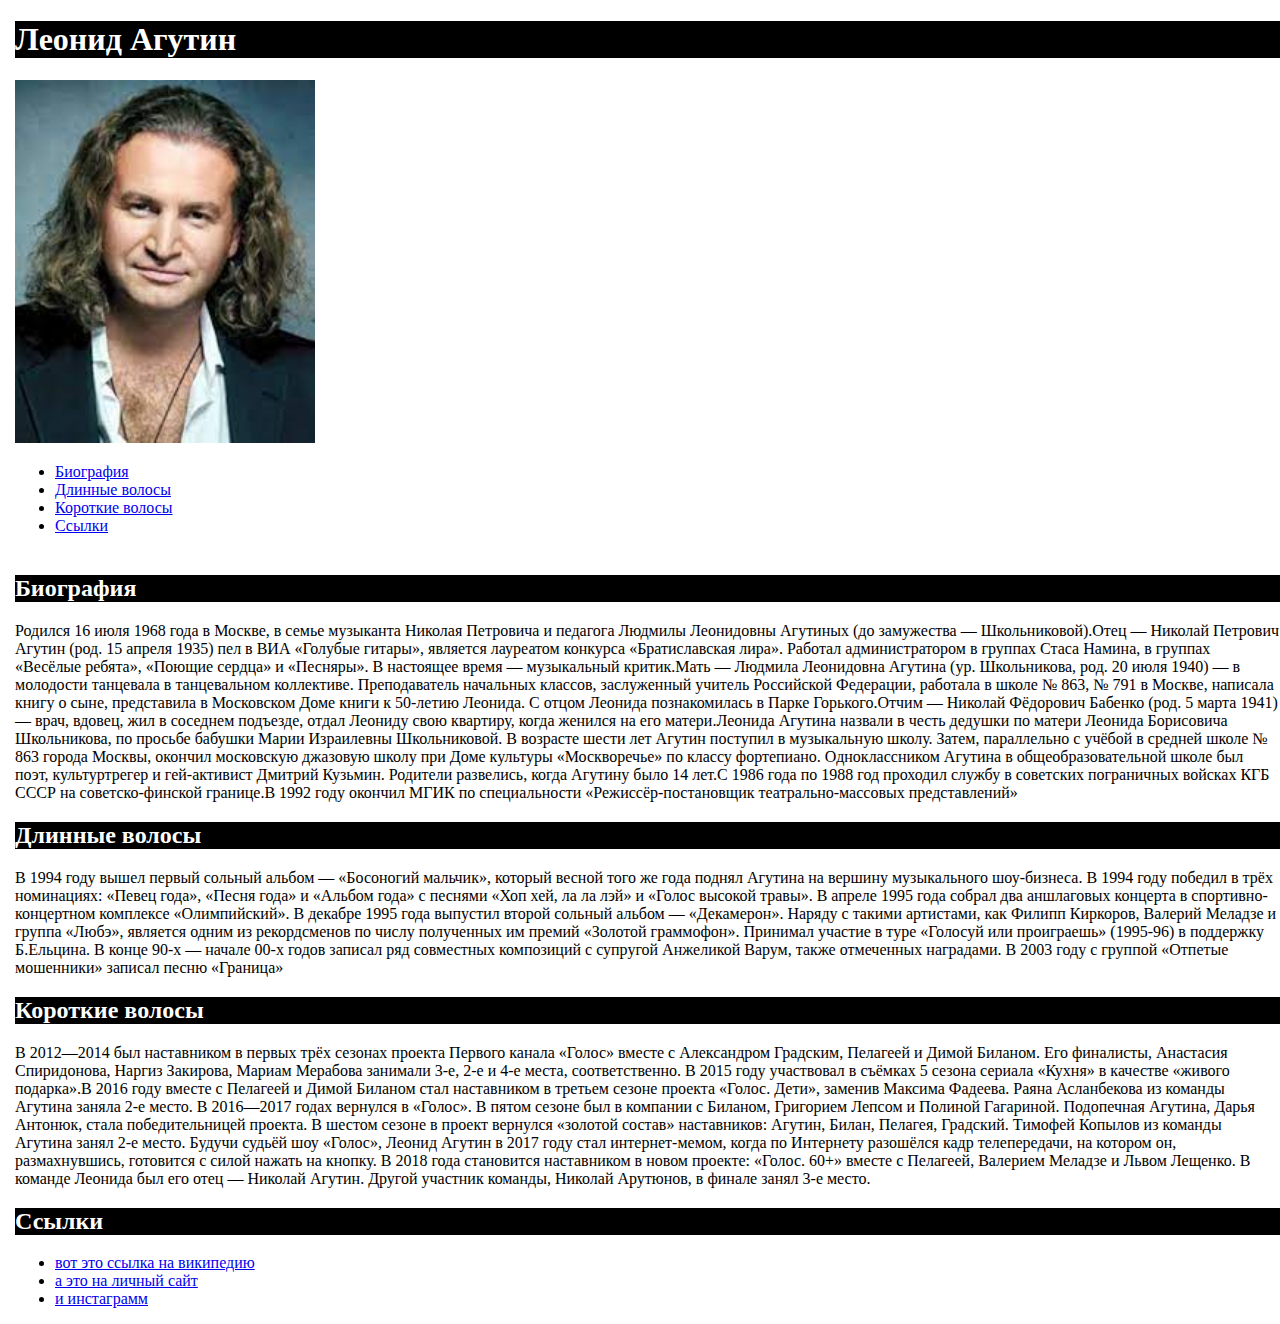
<file: 1_project/index.html>
<!DOCTYPE html>
<html lang="en">
    <head>
        <meta charset="UTF-8">
        <meta http-equiv="X-UA-Compatible" content="IE=edge">
        <meta name="viewport" content="width=device-width, initial-scale=1.0">
        <link rel="stylesheet" href="agutin.css"/>
        <title>Проект_1</title>
    </head>
    <body>
        <h1>Леонид Агутин</h1>
          <img src="агутин.jpg" width="300"/>

        <ul>
            <li><a href="#h1">Биография</a></li>
            <li><a href="#h2">Длинные волосы</a></li>
            <li><a href="#h3">Короткие волосы</a></li>
            <li><a href="#h4">Ссылки</a></li>
        </ul>
        
        <h2 id="h1" class="heading">Биография</h2>
            <p>Родился 16 июля 1968 года в Москве, в семье музыканта Николая Петровича и педагога Людмилы Леонидовны Агутиных (до замужества — Школьниковой).Отец — Николай Петрович Агутин (род. 15 апреля 1935) пел в ВИА «Голубые гитары», является лауреатом конкурса «Братиславская лира». Работал администратором в группах Стаса Намина, в группах «Весёлые ребята», «Поющие сердца» и «Песняры». В настоящее время — музыкальный критик.Мать — Людмила Леонидовна Агутина (ур. Школьникова, род. 20 июля 1940) — в молодости танцевала в танцевальном коллективе. Преподаватель начальных классов, заслуженный учитель Российской Федерации, работала в школе № 863, № 791 в Москве, написала книгу о сыне, представила в Московском Доме книги к 50-летию Леонида. С отцом Леонида познакомилась в Парке Горького.Отчим — Николай Фёдорович Бабенко (род. 5 марта 1941) — врач, вдовец, жил в соседнем подъезде, отдал Леониду свою квартиру, когда женился на его матери.Леонида Агутина назвали в честь дедушки по матери Леонида Борисовича Школьникова, по просьбе бабушки Марии Израилевны Школьниковой. В возрасте шести лет Агутин поступил в музыкальную школу. Затем, параллельно с учёбой в средней школе № 863 города Москвы, окончил московскую джазовую школу при Доме культуры «Москворечье» по классу фортепиано. Одноклассником Агутина в общеобразовательной школе был поэт, культуртрегер и гей-активист Дмитрий Кузьмин. Родители развелись, когда Агутину было 14 лет.С 1986 года по 1988 год проходил службу в советских пограничных войсках КГБ СССР на советско-финской границе.В 1992 году окончил МГИК по специальности «Режиссёр-постановщик театрально-массовых представлений» </p>
        <h2 id="h2">Длинные волосы</h2>
           <p>В 1994 году вышел первый сольный альбом — «Босоногий мальчик», который весной того же года поднял Агутина на вершину музыкального шоу-бизнеса. В 1994 году победил в трёх номинациях: «Певец года», «Песня года» и «Альбом года» с песнями «Хоп хей, ла ла лэй» и «Голос высокой травы». В апреле 1995 года собрал два аншлаговых концерта в спортивно-концертном комплексе «Олимпийский». В декабре 1995 года выпустил второй сольный альбом — «Декамерон». Наряду с такими артистами, как Филипп Киркоров, Валерий Меладзе и группа «Любэ», является одним из рекордсменов по числу полученных им премий «Золотой граммофон». Принимал участие в туре «Голосуй или проиграешь» (1995-96) в поддержку Б.Ельцина. В конце 90-х — начале 00-х годов записал ряд совместных композиций с супругой Анжеликой Варум, также отмеченных наградами. В 2003 году с группой «Отпетые мошенники» записал песню «Граница» </p>
        <h2 id="h3">Короткие волосы</h2>
            <p>В 2012—2014 был наставником в первых трёх сезонах проекта Первого канала «Голос» вместе с Александром Градским, Пелагеей и Димой Биланом. Его финалисты, Анастасия Спиридонова, Наргиз Закирова, Мариам Мерабова занимали 3-е, 2-е и 4-е места, соответственно. В 2015 году участвовал в съёмках 5 сезона сериала «Кухня» в качестве «живого подарка».В 2016 году вместе с Пелагеей и Димой Биланом стал наставником в третьем сезоне проекта «Голос. Дети», заменив Максима Фадеева. Раяна Асланбекова из команды Агутина заняла 2-е место. В 2016—2017 годах вернулся в «Голос». В пятом сезоне был в компании с Биланом, Григорием Лепсом и Полиной Гагариной. Подопечная Агутина, Дарья Антонюк, стала победительницей проекта. В шестом сезоне в проект вернулся «золотой состав» наставников: Агутин, Билан, Пелагея, Градский. Тимофей Копылов из команды Агутина занял 2-е место. Будучи судьёй шоу «Голос», Леонид Агутин в 2017 году стал интернет-мемом, когда по Интернету разошёлся кадр телепередачи, на котором он, размахнувшись, готовится с силой нажать на кнопку. В 2018 года становится наставником в новом проекте: «Голос. 60+» вместе с Пелагеей, Валерием Меладзе и Львом Лещенко. В команде Леонида был его отец ― Николай Агутин. Другой участник команды, Николай Арутюнов, в финале занял 3-е место.</p>
        <h2 id="h4">Ссылки</h2>
         <ul>
             <li><a href="https://ru.wikipedia.org/wiki/Агутин,_Леонид_Николаевич"> вот это ссылка на википедию</a></li>
             <li><a href="https://agutin.com/">а это на личный сайт</a></li>
             <li><a href="https://www.instagram.com/agutinleonid/?hl=ru"> и инстаграмм</a></li>
            </p>
         </ul>
    </body>
</html>
</file>
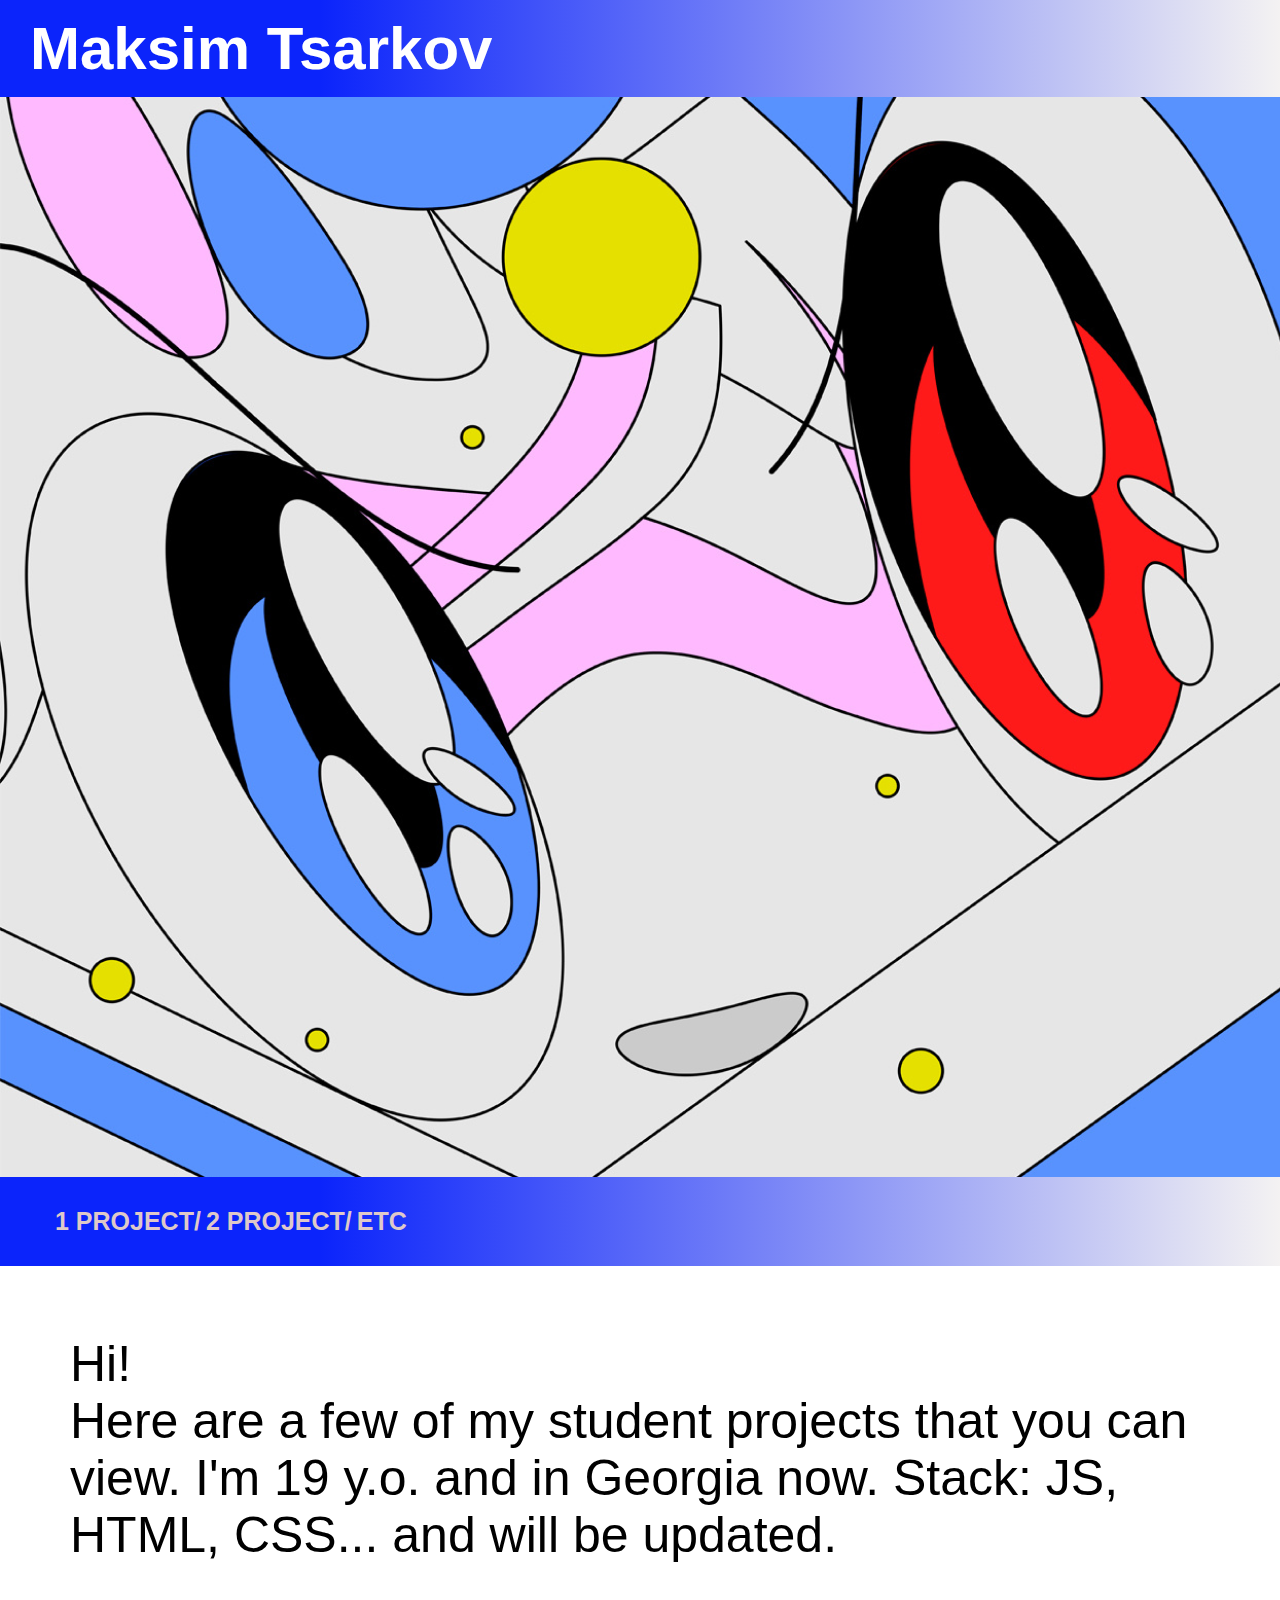
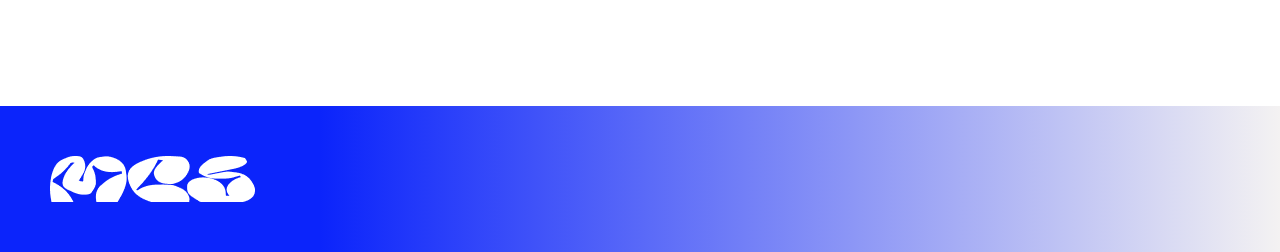
<file: 2_project/landing.html>
<!DOCTYPE html>
<html lang="en">
  <head>
    <meta charset="UTF-8"/>
    <title>Landing</title>
    <link rel="stylesheet" href="landing.css"/>
  </head>
  <body>
    <div class="header"><h1>Maksim Tsarkov</h1></div>
    <div class="picture"></div>
    <div class="links">
        <div class="project-1"><a href="file:///Users/maksim/Desktop/HTML-CSS/1_project/index.html"><h2>1 project/</h2></a> </div>
        <div class="project-2"><a href="somewhere.html"><h2> 2 project/ </h2></a></div>
        <div class="etc"><a href="somwhere-else.html"><h2>etc</h2></a></div>
    </div>
    <div class="text"><p>Hi!<br> Here are a few of my student projects that you can view. I'm 19 y.o. and in Georgia now. Stack: JS, HTML, CSS... and will be updated.</p></div>
    <div class="footer"><img src="images/logo.png"/></div>
  </body>
</file>
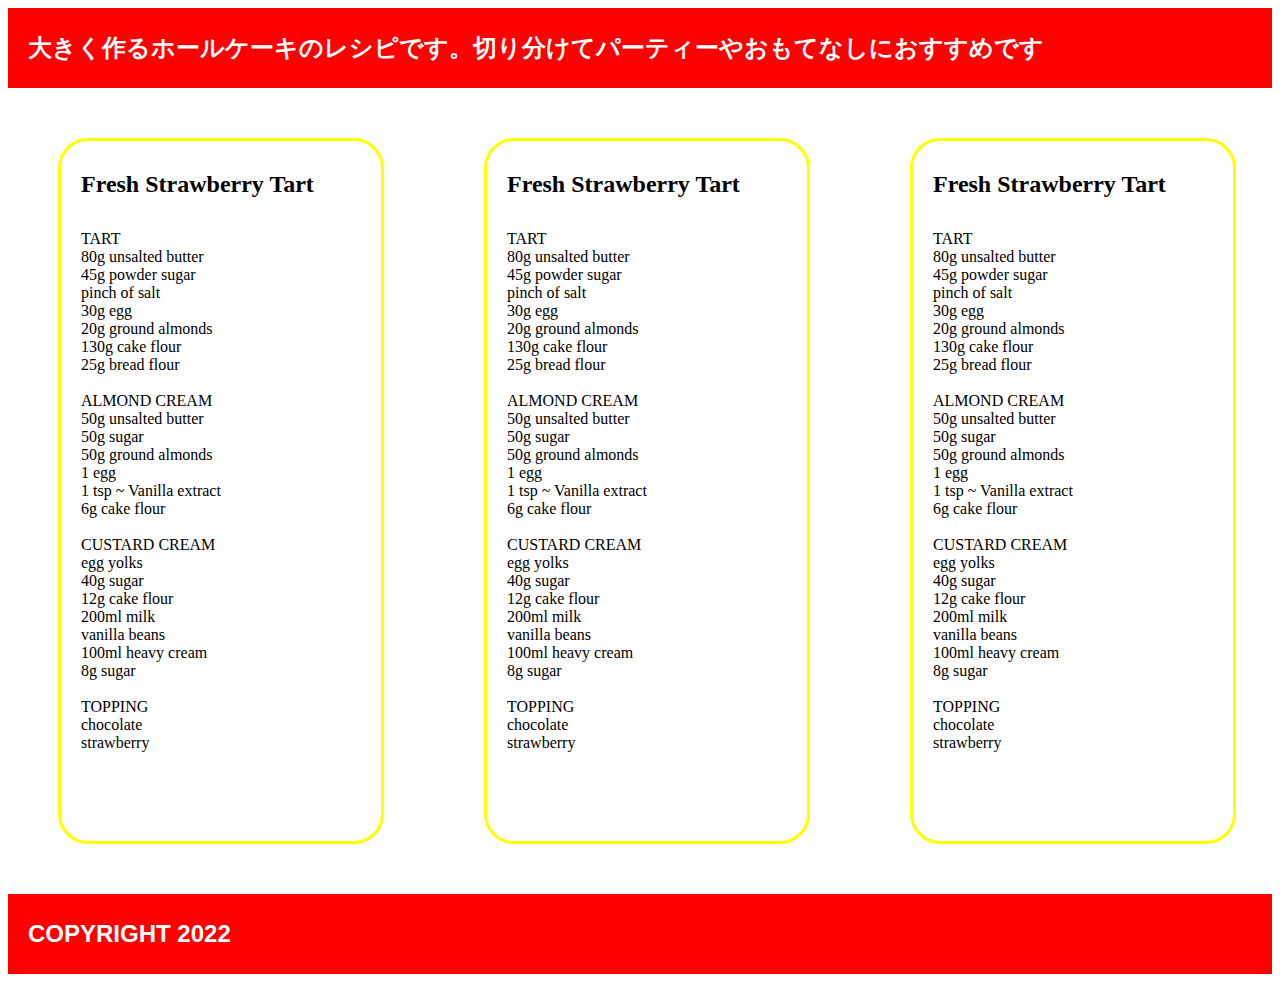
<file: 3_project/landing2.html>
<!DOCTYPE html>
<html lang="en">
<head>
    <meta charset="UTF-8">
    <meta http-equiv="X-UA-Compatible" content="IE=edge">
    <meta name="viewport" content="width=device-width, initial-scale=1.0">
    <link rel="stylesheet" href="landing2.css"/>
    <title>Project 3</title>
</head>
<body>
    <div class="header"><h1>大きく作るホールケーキのレシピです。切り分けてパーティーやおもてなしにおすすめです</h1></div>
    <div class="box">
    <div class="column">
     <div class="name"><h2>Fresh Strawberry Tart</h2></div>
     <div class="content">  <p>TART<br>
       80g unsalted butter<br>
        45g powder sugar<br>
        pinch of salt<br>
        30g egg<br>
        20g ground almonds<br>
        130g cake flour<br>
        25g bread flour<br>
        <br>
        ALMOND CREAM<br>
        50g unsalted butter<br>
        50g sugar<br>
        50g ground almonds<br>
        1 egg<br>
        1 tsp ~ Vanilla extract<br>
        6g cake flour<br>
        <br>
       CUSTARD CREAM<br>
        egg yolks<br>
        40g sugar<br>
        12g cake flour<br>
        200ml milk<br>
        vanilla beans<br>
        100ml heavy cream<br>
        8g sugar<br>
        <br>
        TOPPING<br>
        chocolate<br>
        strawberry</p></div>
    </div>
    <div class="column">
        <div class="name"><h2>Fresh Strawberry Tart</h2></div>
        <div class="content">  <p>TART<br>
          80g unsalted butter<br>
           45g powder sugar<br>
           pinch of salt<br>
           30g egg<br>
           20g ground almonds<br>
           130g cake flour<br>
           25g bread flour<br>
           <br>
           ALMOND CREAM<br>
           50g unsalted butter<br>
           50g sugar<br>
           50g ground almonds<br>
           1 egg<br>
           1 tsp ~ Vanilla extract<br>
           6g cake flour<br>
           <br>
          CUSTARD CREAM<br>
           egg yolks<br>
           40g sugar<br>
           12g cake flour<br>
           200ml milk<br>
           vanilla beans<br>
           100ml heavy cream<br>
           8g sugar<br>
           <br>
           TOPPING<br>
           chocolate<br>
           strawberry</p></div>
       </div>
       <div class="column">
        <div class="name"><h2>Fresh Strawberry Tart</h2></div>
        <div class="content">  <p>TART<br>
          80g unsalted butter<br>
           45g powder sugar<br>
           pinch of salt<br>
           30g egg<br>
           20g ground almonds<br>
           130g cake flour<br>
           25g bread flour<br>
           <br>
           ALMOND CREAM<br>
           50g unsalted butter<br>
           50g sugar<br>
           50g ground almonds<br>
           1 egg<br>
           1 tsp ~ Vanilla extract<br>
           6g cake flour<br>
           <br>
          CUSTARD CREAM<br>
           egg yolks<br>
           40g sugar<br>
           12g cake flour<br>
           200ml milk<br>
           vanilla beans<br>
           100ml heavy cream<br>
           8g sugar<br>
           <br>
           TOPPING<br>
           chocolate<br>
           strawberry</p></div>
       </div>
    </div>
        <div class="footer"><h1>COPYRIGHT 2022</h1></div>
</body>
</html>
</file>
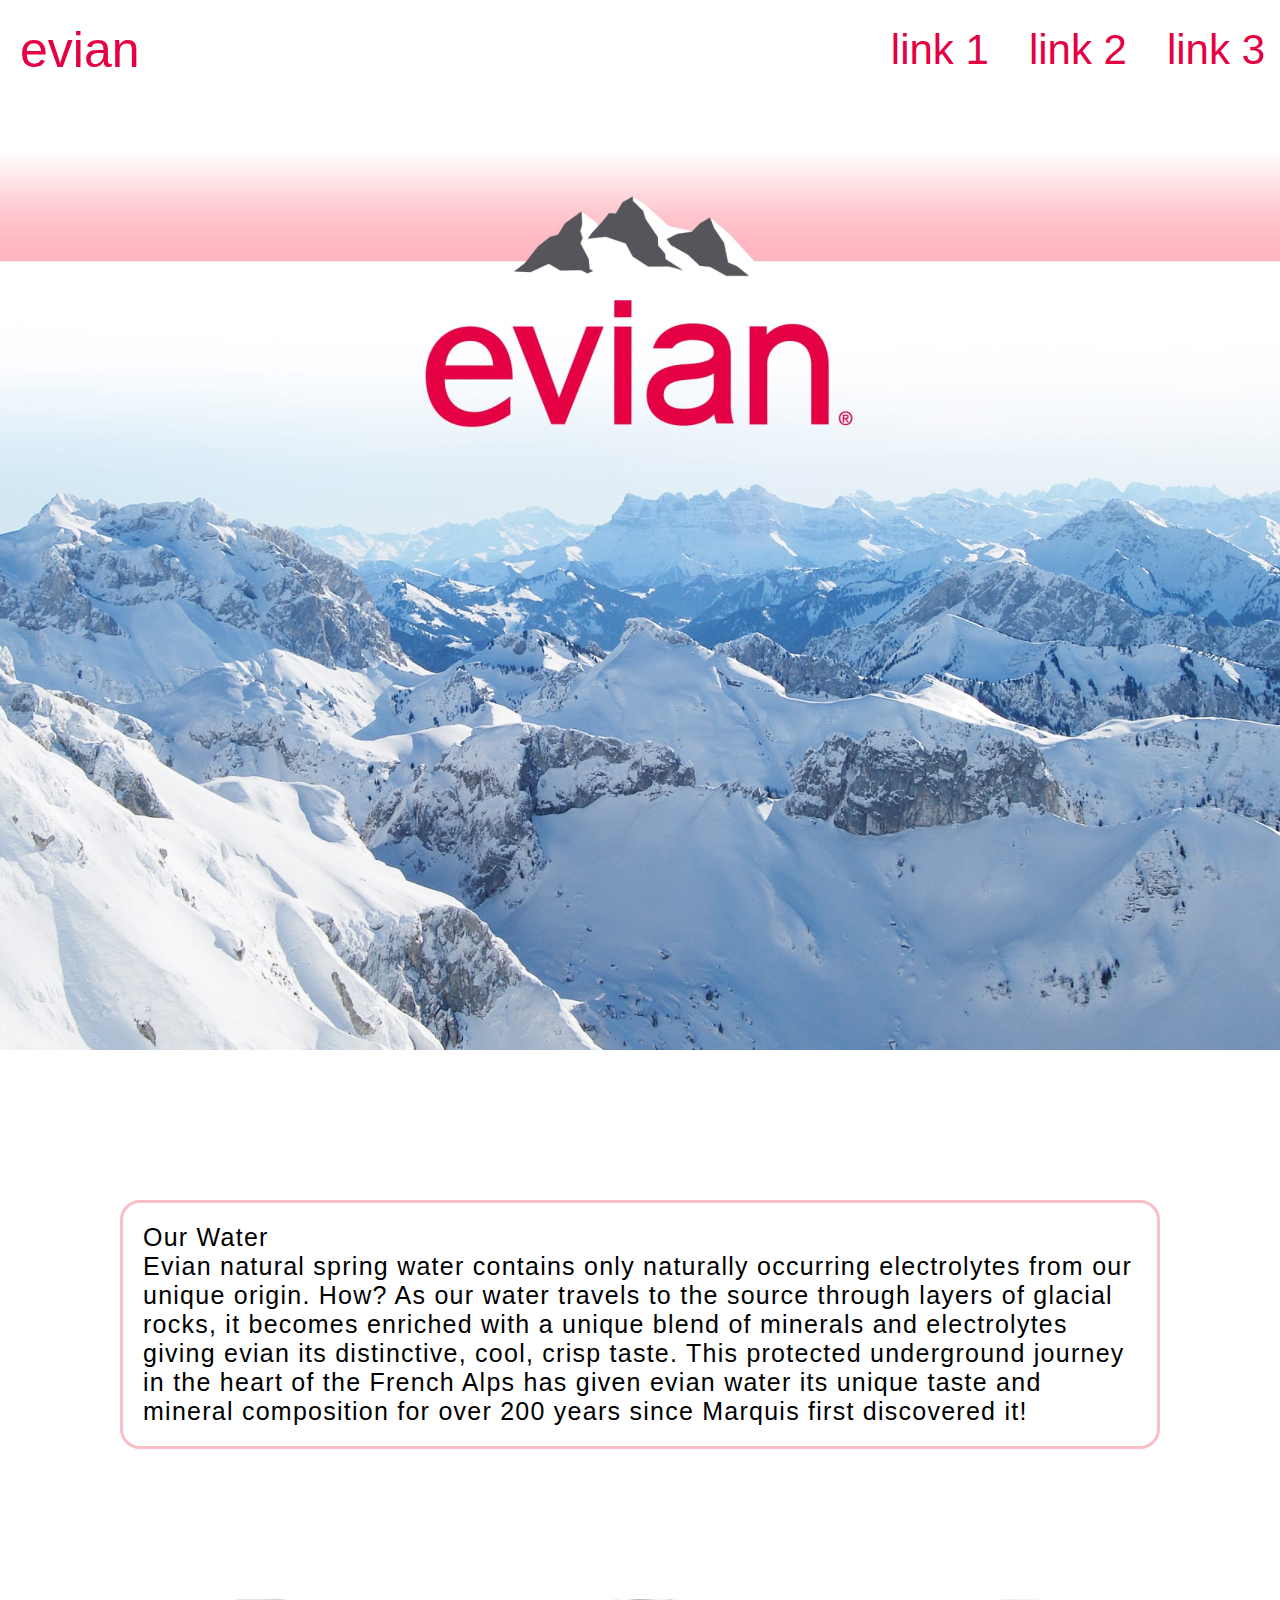
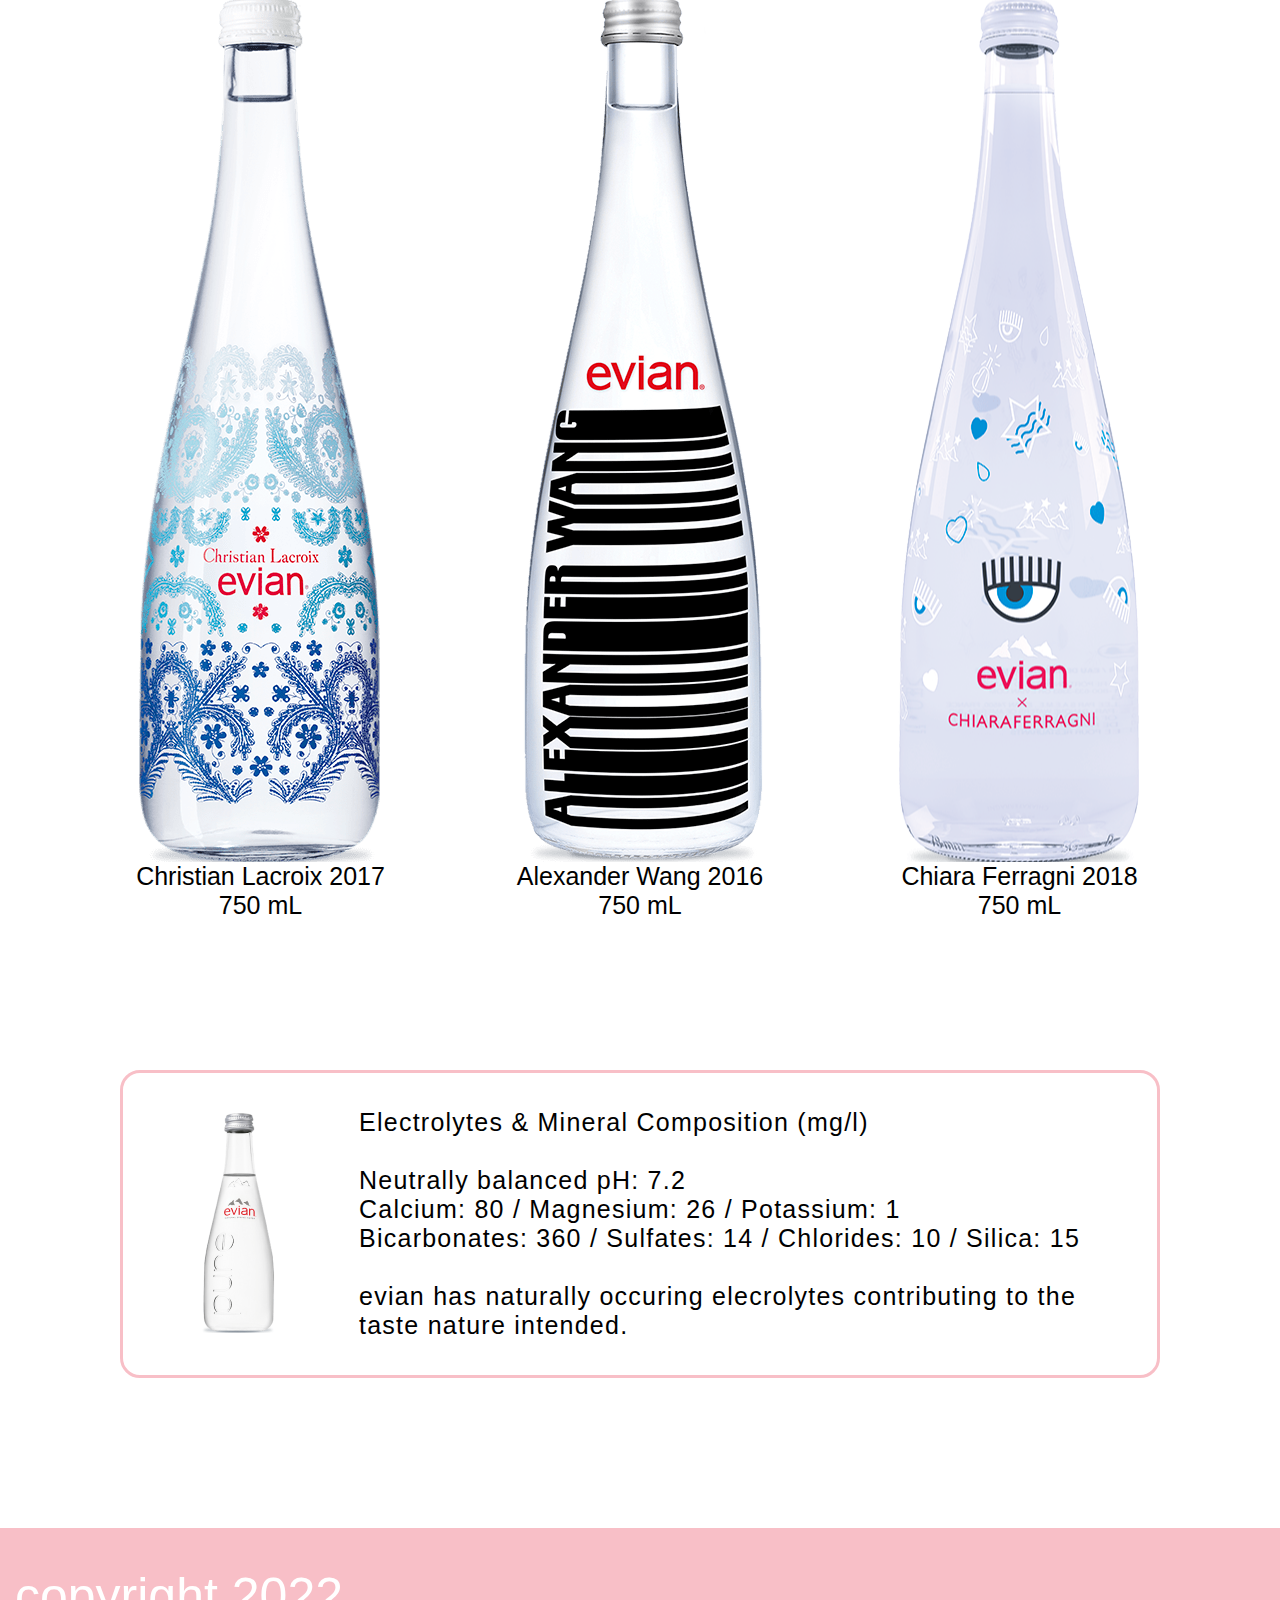
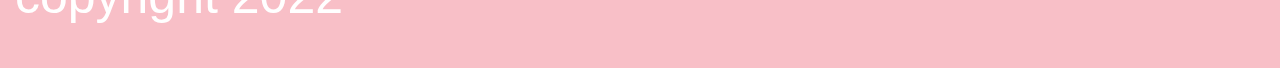
<file: 4_project/project4.html>
<!DOCTYPE html>
<html lang="en">
<head>
    <meta charset="UTF-8">
    <meta http-equiv="X-UA-Compatible" content="IE=edge">
    <meta name="viewport" content="width=device-width, initial-scale=1.0">
    <link href="project4.css" rel="stylesheet"/>
    <title>Evian</title>
</head>
<body>
    <div class="header">
        <div class="name">evian</div>
        <ul class="links">
            <li><a href="#">link 1</a></li>
            <li><a href="#">link 2</a></li>
            <li><a href="#">link 3</a></li>
        </ul>
    </div>
    <div class="logo"></div>
    <div class="common">
    <div class="border"><h4>Our Water</h4><p>Evian natural spring water contains only naturally occurring electrolytes from our unique origin. How? As our water travels to the source through layers of glacial rocks, it becomes enriched with a unique blend of minerals and electrolytes giving evian its distinctive, cool, crisp taste. This protected underground journey in the heart of the French Alps has given evian water its unique taste and mineral composition for over 200 years since Marquis first discovered it!</p></div>
  
    <div class="bottles-container">
       
        <div class="bottle">
          <img src="images/blue.png"/>
          <p>Christian Lacroix 2017 750 mL</p>
        </div>
        
       
        <div class="bottle">
          <img src="images/wang.png"/>
          <p>Alexander Wang 2016 750 mL</p>
        </div>
      
        
        <div class="bottle">
          <img src="images/chiara.png"/>
          <p>Chiara Ferragni 2018 750 mL</p>
        </div>
      </div>
    
    <div class="border border-flex">
        <div class="image">
          <img src ="images/glass.png"/></div>
            <div class="text">
              <h4>Electrolytes & Mineral Composition (mg/l)</h4>
            <br><p>Neutrally balanced pH: 7.2 <br>Calcium: 80 / Magnesium: 26 / Potassium: 1<br>Bicarbonates: 360 / Sulfates: 14 / Chlorides: 10 / Silica: 15<br> <br>evian has naturally occuring elecrolytes contributing to the taste nature intended.</p>
         </div>
    </div>
</div>
   <div class="footer">copyright 2022</div>

</body>
</html>
</file>
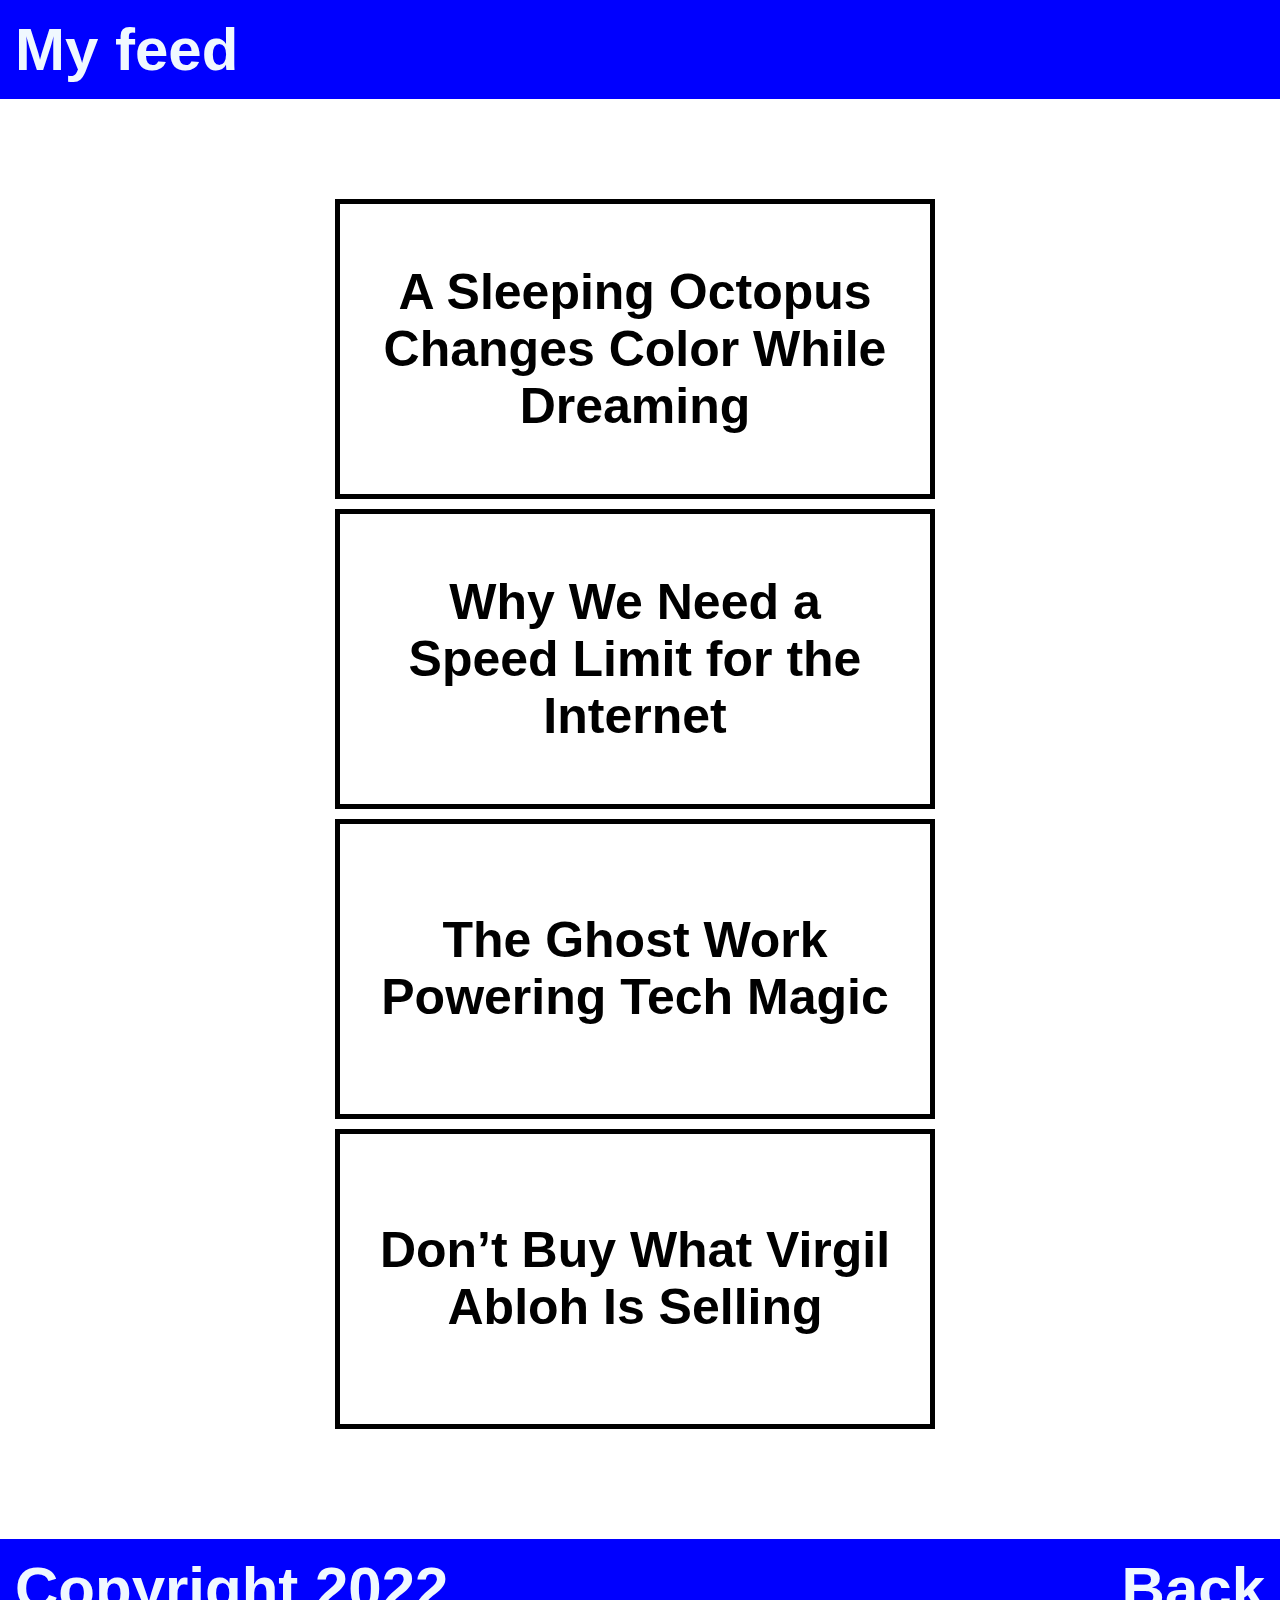
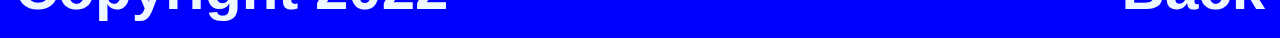
<file: 5_project/5project.html>
<!DOCTYPE html>
<html lang="en">
<head>
    <meta charset="UTF-8">
    <meta http-equiv="X-UA-Compatible" content="IE=edge">
    <link rel="stylesheet" href="5project.css"/>
    <meta name="viewport" content="width=device-width, initial-scale=1.0">
    <title>5_project</title>
</head>
<body>
    <div class="page">
        <div class="header"><h1>My feed</h1></div>
        <div class="boxes">
            <div class="box"><p>A Sleeping Octopus Changes Color While Dreaming<p></div>
            <div class="box"><p>Why We Need a Speed Limit for the Internet</p></div>
            <div class="box"><p>The Ghost Work Powering Tech Magic</p></div>
            <div class="box"><p>Don’t Buy What Virgil Abloh Is Selling</p></div> 
       </div>
        <div class="footer">
        <div class="text"><h1>Copyright 2022</h1></div>
        <div class="text"><h1>Back</h1></div>
        </div>
    </div>
</body>
</html>
</file>
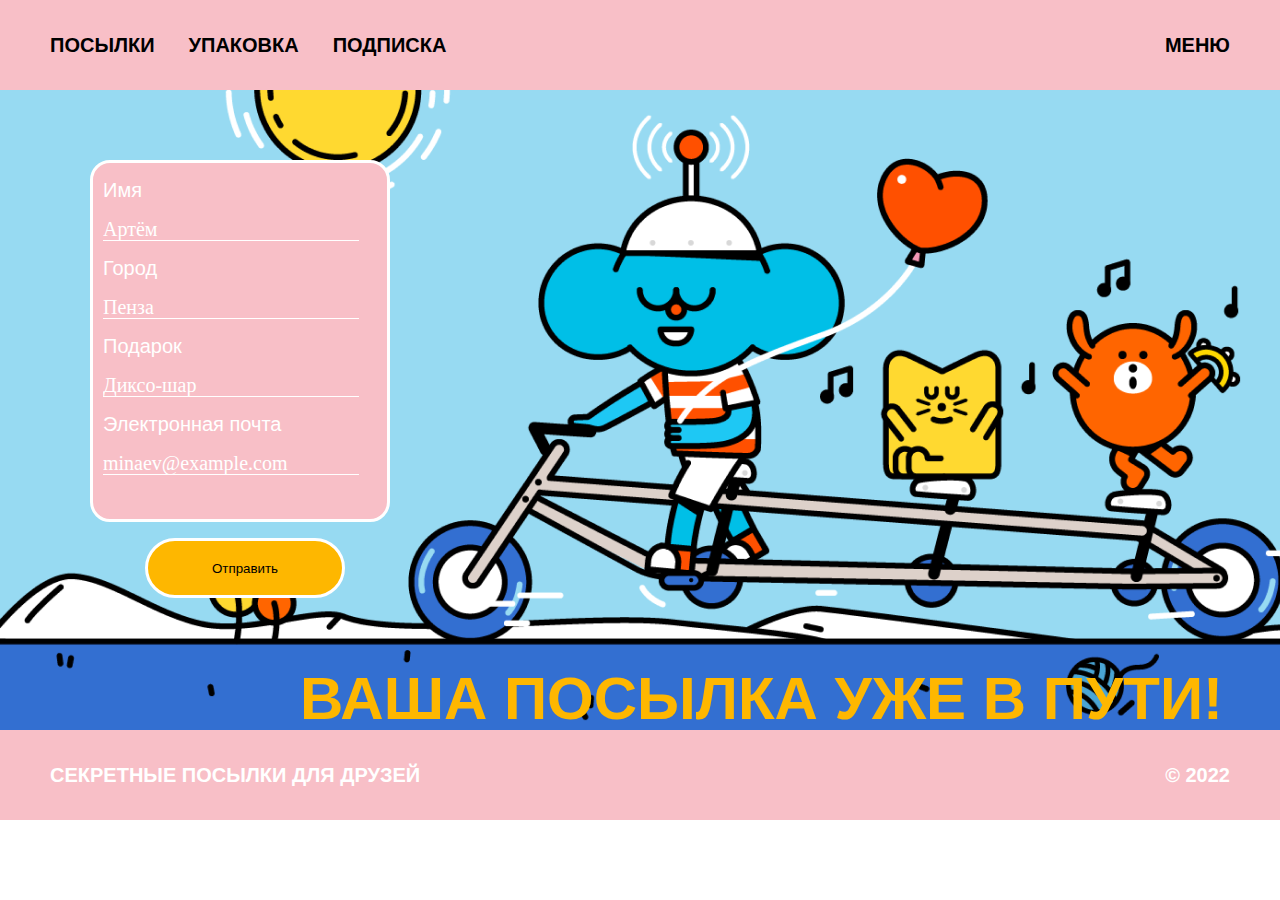
<file: 6_project/project6.html>
<!DOCTYPE html>
<html lang="en">
  <head>
    <meta charset="UTF-8"/>
     <link href="project6.css" rel="stylesheet"/>
     <meta name="viewport" content="width=device-width, initial-scale=1.0">
    <title>Project 6</title>
  </head>
<body>
    <header class="header">
        <nav>
            <ul class="menu">
                <li><a href="#">Посылки</a></li>
                <li><a href="#">Упаковка</a></li>
                <li><a href="#">Подписка</a></li>
            </ul>
            <div class="menu-button"><a href="#">Меню</a></div>
        </nav>
    </header>
  <div class="central-block">
    <form action="" method="post" class="client-form">
     <div class="main-form">
        <div class="form-row">
                <label for="name">Имя</label>
                <input id="name" name="name" type="text"
                placeholder="Артём"/>
        </div>
        <div class="form-row">
            <label for="city">Город</label>
            <input id="city" name="city" type="text"
            placeholder="Пенза"/>
        </div>
        <div class="form-row">
            <label for="gift">Подарок</label>
            <input id="gift" name="gift" type="text"
            placeholder="Диксо-шар"/>
        </div>
        <div class="form-row">
            <label for="email">Электронная почта</label>
            <input id="email" name="email" type="email" 
            placeholder="minaev@example.com"/>
        </div>
     </div>
        <div class="form-row">
            <button>Отправить</button>
        </div>
    </form>
    <div class="slogan">
        <h1>ваша посылка уже в пути!</h1>
      </div>
  </div>
<footer class="footer">
    <h1>секретные посылки для друзей</h1>
    <h1>© 2022</h1>
</footer>
</body>
</file>
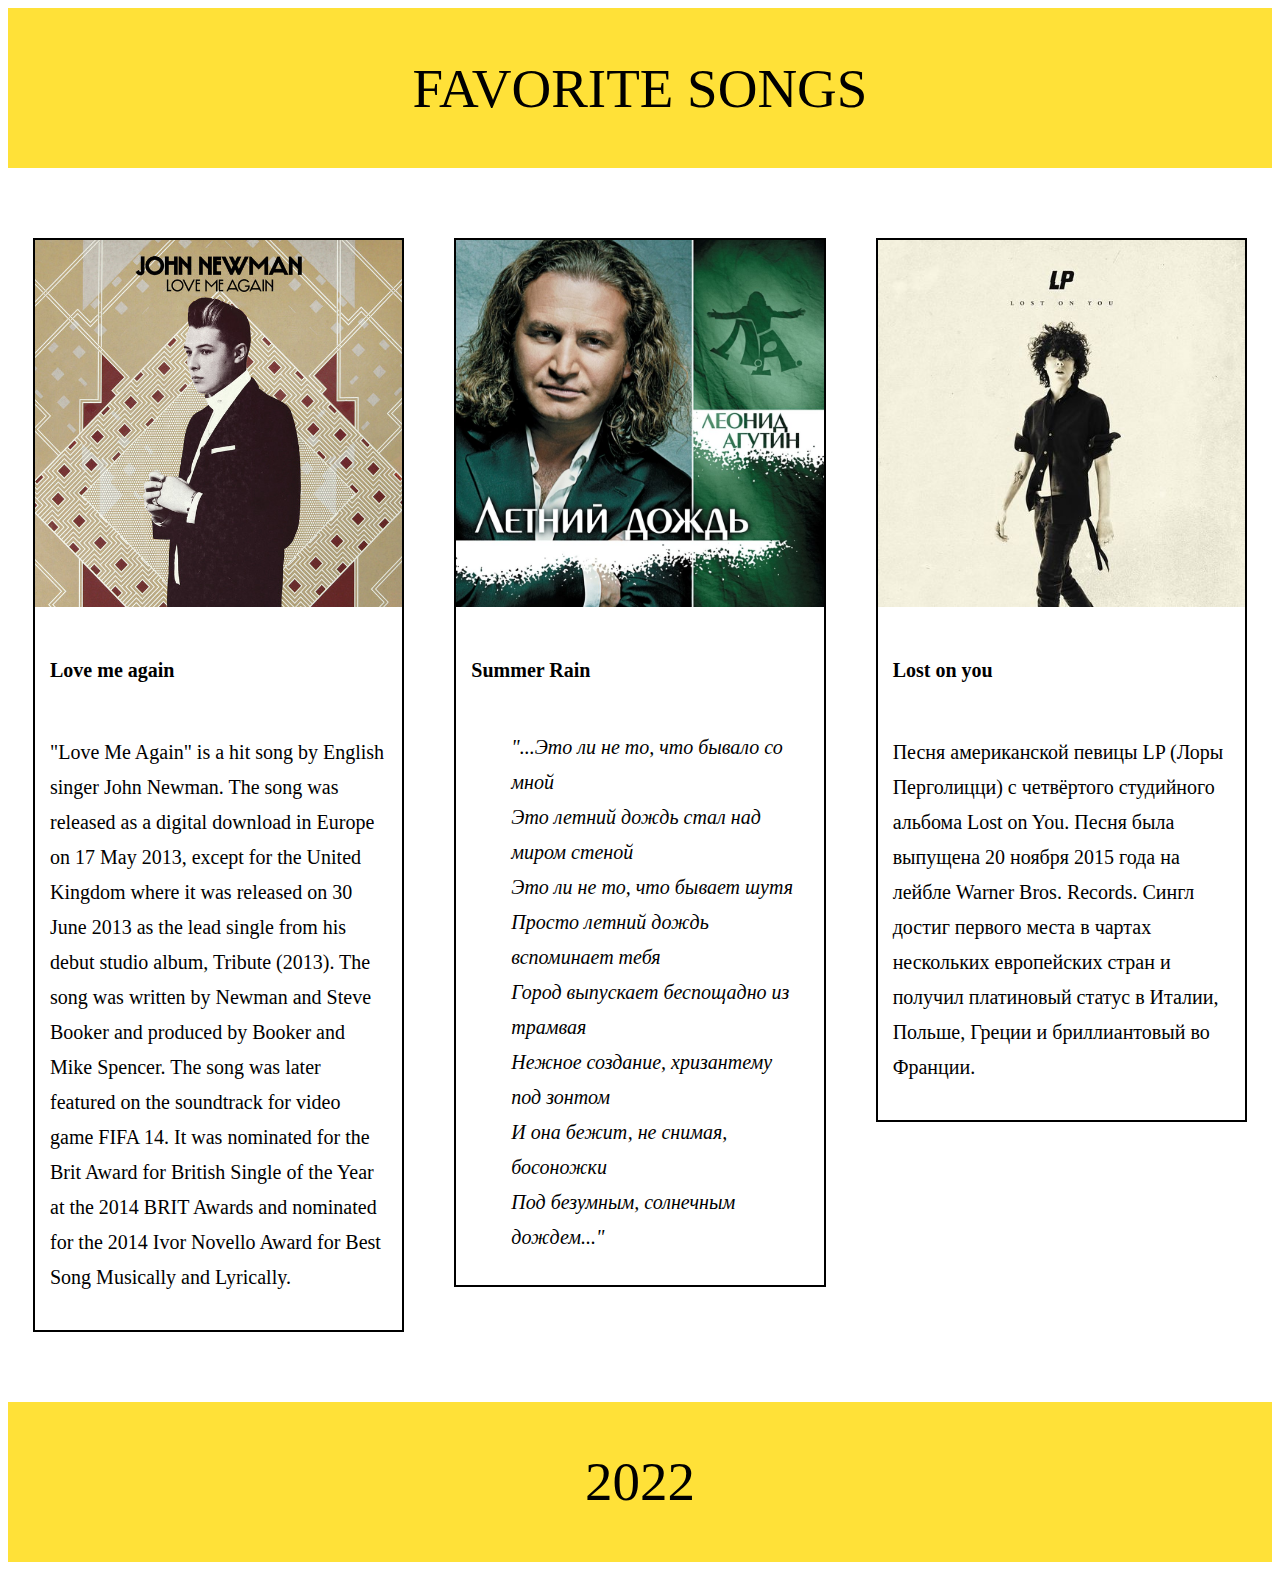
<file: 7_project/project7.html>
<!DOCTYPE html>
<html lang="en">
<head>
    <meta charset="UTF-8">
    <meta http-equiv="X-UA-Compatible" content="IE=edge">
    <meta name="viewport" content="width=device-width, initial-scale=1.0, maximum-scale=1.0"/>
    <link rel="stylesheet" href="project7.css"/>
    <title>Project 6</title>
</head>
<body>
    
    <div class="header"><p>favorite songs</p></div>
    <div class="blocks">
        <div class="box">
            <div class="illustration">
                <img src="images2/john.jpg" style="max-height: 426px"/>
            </div>
            <div class="text"><h4>Love me again</h4><p>"Love Me Again" is a hit song by English singer John Newman. The song was released as a digital download in Europe on 17 May 2013, except for the United Kingdom where it was released on 30 June 2013 as the lead single from his debut studio album, Tribute (2013). The song was written by Newman and Steve Booker and produced by Booker and Mike Spencer. The song was later featured on the soundtrack for video game FIFA 14. It was nominated for the Brit Award for British Single of the Year at the 2014 BRIT Awards and nominated for the 2014 Ivor Novello Award for Best Song Musically and Lyrically.</p></div>
        </div>

        <div class="box">
            <div class="illustration">
                <img src="images2/agutin.jpg" style="max-height: 426px" style="max-width:700px"/>
            </div>
            <div class="text"><h4>Summer Rain</h4>
            <ul class="text text2">
                <li>"...Это ли не то, что бывало со мной</li>
                <li>Это летний дождь стал над миром стеной</li>
                <li>Это ли не то, что бывает шутя</li>
                <li>Просто летний дождь вспоминает тебя</li>
                <li>Город выпускает беспощадно из трамвая</li>
                <li>Нежное создание, хризантему под зонтом</li>
                <li>И она бежит, не снимая, босоножки</li>
                <li>Под безумным, солнечным дождем..."</li>
            </ul>
        </div>
        </div>
        
        <div class="box">
            <div class="illustration">
                <img src="images2/lp.jpg" style="max-height: 426px"/>
            </div>
            <div class="text"><h4>Lost on you</h4><p>Песня американской певицы LP (Лоры Перголицци) с четвёртого студийного альбома Lost on You. Песня была выпущена 20 ноября 2015 года на лейбле Warner Bros. Records. Сингл достиг первого места в чартах нескольких европейских стран и получил платиновый статус в Италии, Польше, Греции и бриллиантовый во Франции.</p></div>
        </div>
    </div>
    <div class="footer"><p>2022</p></div>
    
</body>
</html>
</file>
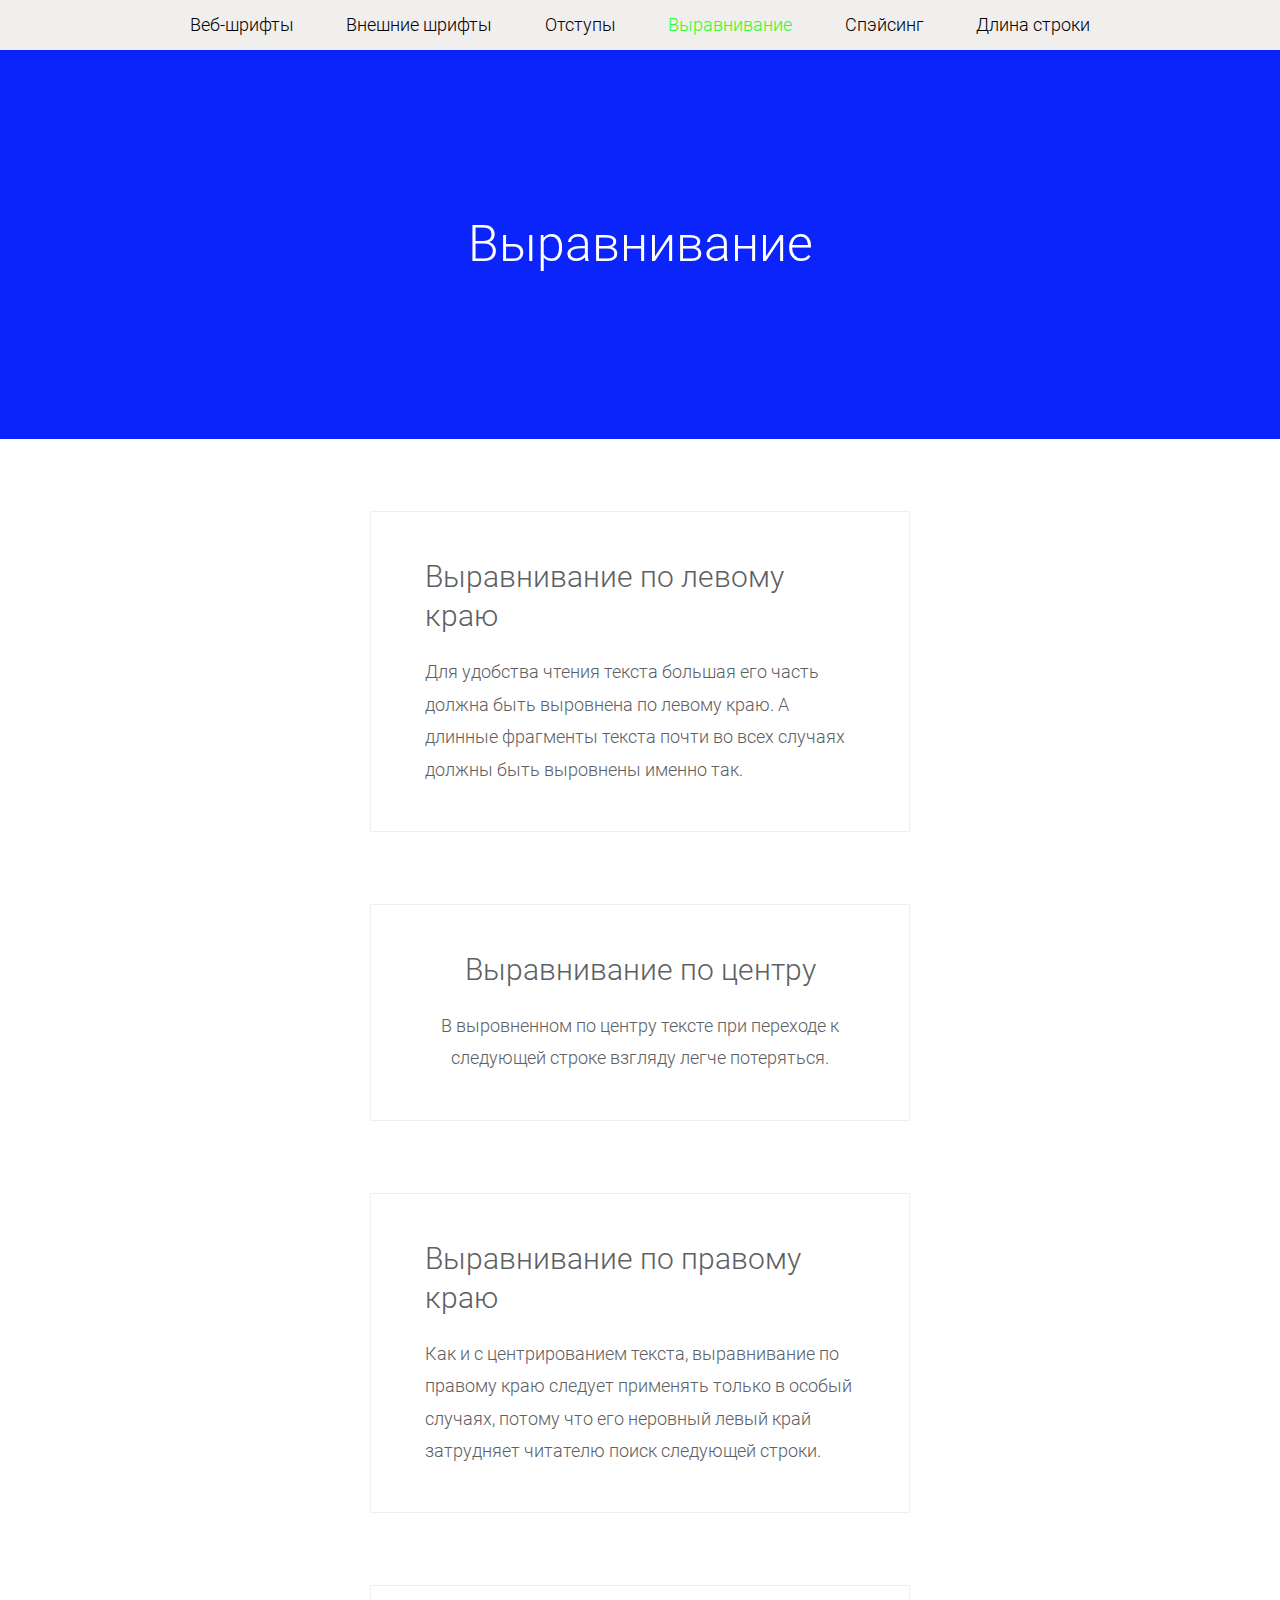
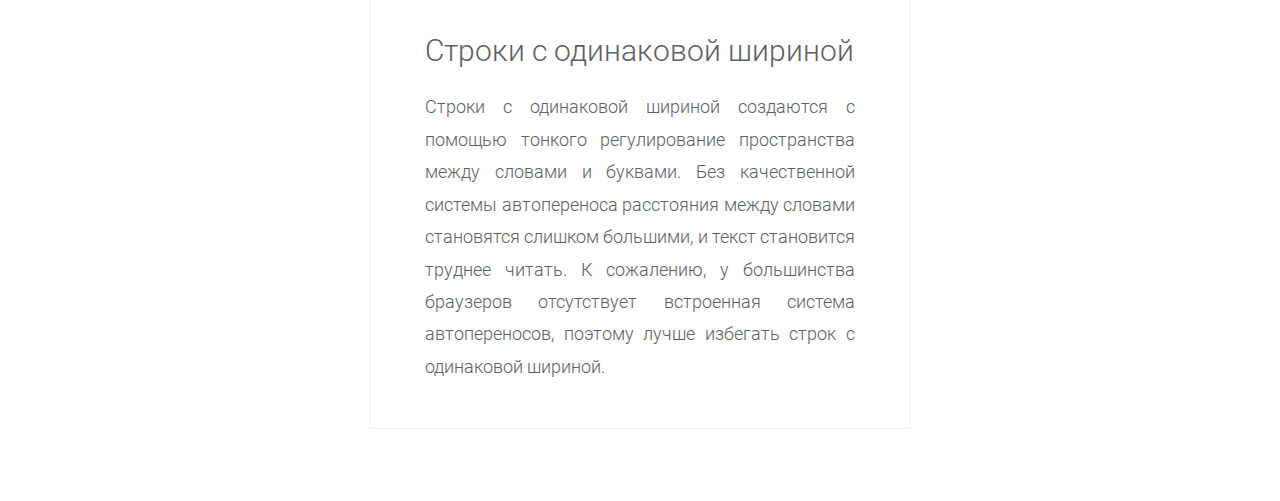
<file: web-t/alignment.html>
<!DOCTYPE html>
<html lang='en'>
<head>
  <meta charset='UTF-8'/>
  <title>Выравнивание текста</title>
  <style>
    .left {
      text-align: left;
    }
    .center {
  text-align: center;
    }
  figcaption {
  display: none;
}

@media only screen and (min-width: 900px) {
  figure {
    position: relative;
  }

  figcaption {
    display: block;

    font-style: italic;
    text-align: right;
    background-color: #FFFFFF;

    position: absolute;
    left: -220px;
    width: 200px;
   }
}
.justify {
  text-align: justify;
}

    </style>
  <link rel='stylesheet' href='typo.css'/>
</head>
<body>

<header>
  <nav>
    <ul>
      <li><a href='web-fonts.html'>Веб-шрифты</a></li>
      <li><a href='external-fonts.html'>Внешние шрифты</a></li>
      <li><a href='indents.html'>Отступы</a></li>
      <li class='selected'>Выравнивание</li>
      <li><a href='spacing.html'>Спэйсинг</a></li>
      <li><a href='line-length.html'>Длина строки</a></li>
    </ul>
  </nav>
  <div class='hero'>
    <h1>Выравнивание</h1>
  </div>
</header>

<div class='page'>

  <section class='section section--gray left'>
    <h2>Выравнивание по левому краю</h2>

    <p>Для удобства чтения текста большая его часть должна быть выровнена по левому краю. А длинные фрагменты текста почти во всех случаях должны быть выровнены именно так.</p>

  </section>

  <section class='section section--gray center'>
    <h2>Выравнивание по центру</h2>

    <p>В выровненном по центру тексте при переходе к следующей строке взгляду легче потеряться.</p>

  </section>

  <section class='section section--gray'>
    <h2>Выравнивание по правому краю</h2>

    <p>Как и с центрированием текста, выравнивание по правому краю следует применять только в особый случаях, потому что его неровный левый край затрудняет читателю поиск следующей строки.</p>

  </section>

  <section class='section section--gray justify'>

    <h2>Строки с одинаковой шириной</h2>

    <p>Строки с одинаковой шириной создаются с помощью тонкого регулирование пространства между словами и буквами.
    Без качественной системы автопереноса расстояния между словами становятся слишком большими, и текст становится труднее читать.
    К сожалению, у большинства браузеров отсутствует встроенная система автопереносов, поэтому лучше избегать строк с одинаковой шириной.
    </p>
    
  </section>

</div>

</body>
</html>
</file>
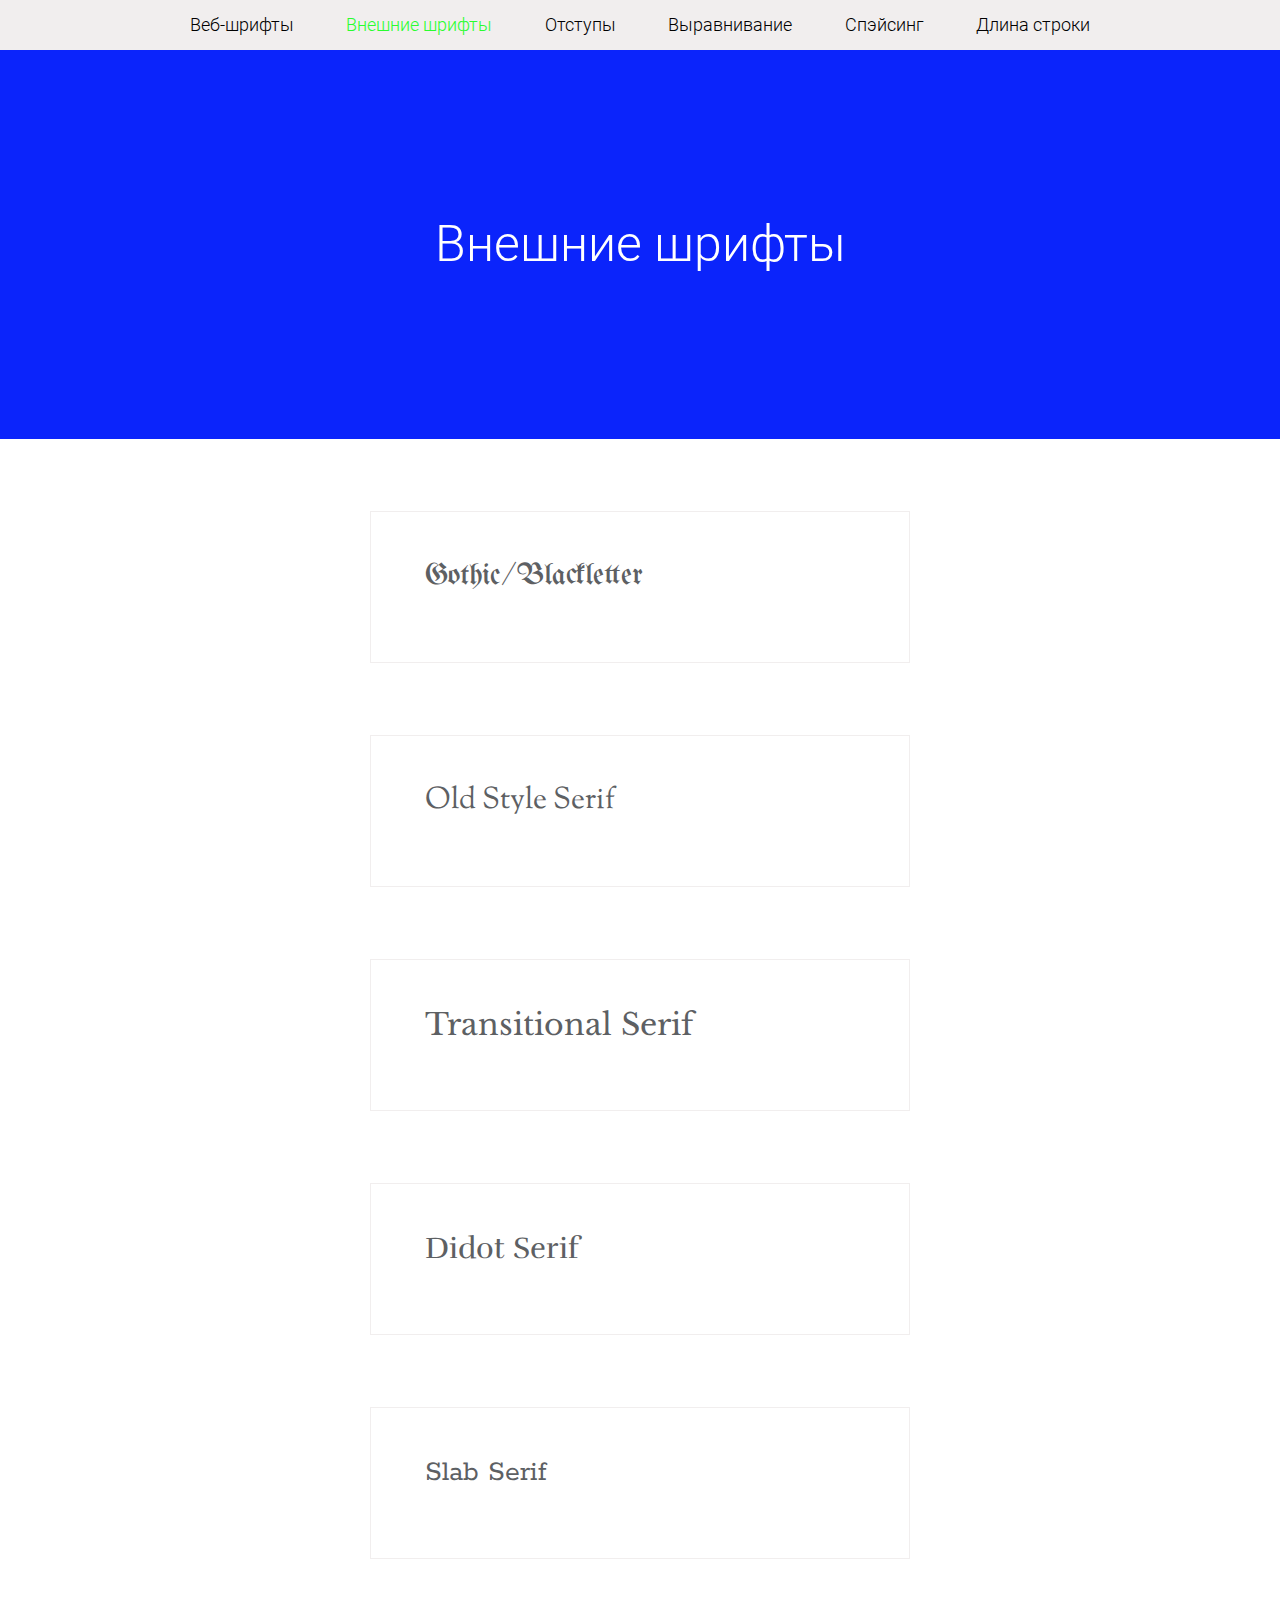
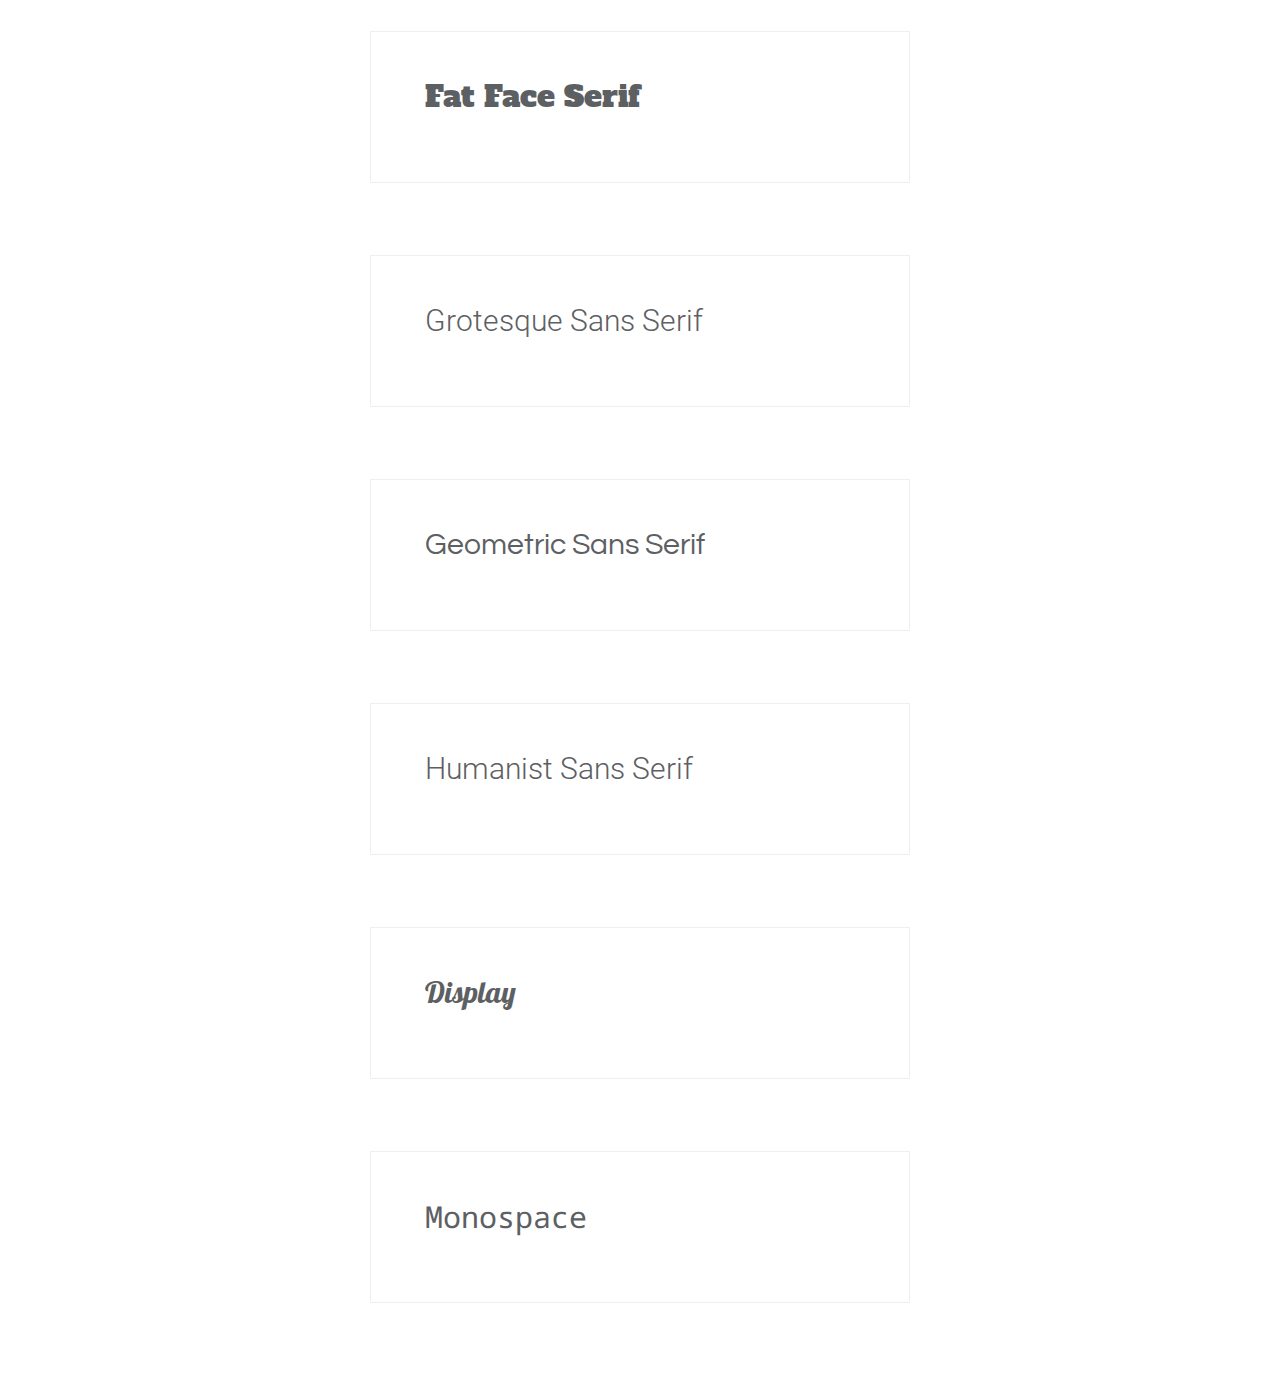
<file: web-t/external-fonts.html>
<!DOCTYPE html>
<html lang='en'>
<head>
  <meta charset='UTF-8'/>
  <title>Внешние шрифты</title>
  <link href="https://fonts.googleapis.com/css?family=Alfa+Slab+One|Droid+Sans+Mono|Lato|Libre+Baskerville|Lobster|Questrial|Rokkitt|Rufina|Sorts+Mill+Goudy|UnifrakturMaguntia" rel="stylesheet">
  <link rel='stylesheet' href='typo.css'/>
  <style>
    .blackletter {
      font-family: "UnifrakturMaguntia", cursive;
    }
        .old-style {
    font-family: "Sorts Mill Goudy", serif;
    }

    .transitional {
    font-family: "Libre Baskerville", serif;
    }

    .didot {
    font-family: "Rufina", serif;
    }

    .slab {
    font-family: "Rokkitt", serif;
    }

    .fat-face {
    font-family: 'Alfa Slab One', cursive;
    }

    .grotesque {
    font-family: 'Roboto', sans-serif;
    }

    .geometric {
    font-family: "Questrial", sans-serif;
    }

    .humanist {
    font-family: "Lato", sans-serif;
    }

    .display {
    font-family: "Lobster", cursive;
    }

    .monospace {
    font-family: "Droid Sans Mono", monospace;
}
    </style>
</head>
<body>

  <header>
    <nav>
      <ul>
        <li><a href='web-fonts.html'>Веб-шрифты</a></li>
        <li class='selected'>Внешние шрифты</li>
        <li><a href='indents.html'>Отступы</a></li>
        <li><a href='alignment.html'>Выравнивание</a></li>
        <li><a href='spacing.html'>Спэйсинг</a></li>
        <li><a href='line-length.html'>Длина строки</a></li>
      </ul>
    </nav>
    <div class='hero'>
      <h1>Внешние шрифты</h1>
    </div>
  </header>

  <div class='page'>

    <section class='section section--gray blackletter'>
      <h2>Gothic/Blackletter</h2>


    </section>

    <section class='section section--gray old-style'>
      <h2>Old Style Serif</h2>

    </section>

    <section class='section section--gray transitional'>
      <h2>Transitional Serif</h2>

    </section>


    <section class='section section--gray didot'>
      <h2>Didot Serif</h2>

    </section>


    <section class='section section--gray slab'>
      <h2>Slab Serif</h2>

    </section>


    <section class='section section--gray fat-face'>
      <h2>Fat Face Serif</h2>

    </section>

    <section class='section section--gray grotesque'>
      <h2>Grotesque Sans Serif</h2>

    </section>

    <section class='section section--gray geometric'>
      <h2>Geometric Sans Serif</h2>

    </section>

    <section class='section section--gray humansit'>
      <h2>Humanist Sans Serif</h2>

    </section>

    <section class='section section--gray display'>
      <h2>Display</h2>

    </section>

    <section class='section section--gray monospace'>
      <h2>Monospace</h2>

    </section>

  </div>

</body>
</html>

</body>
</html>
</file>
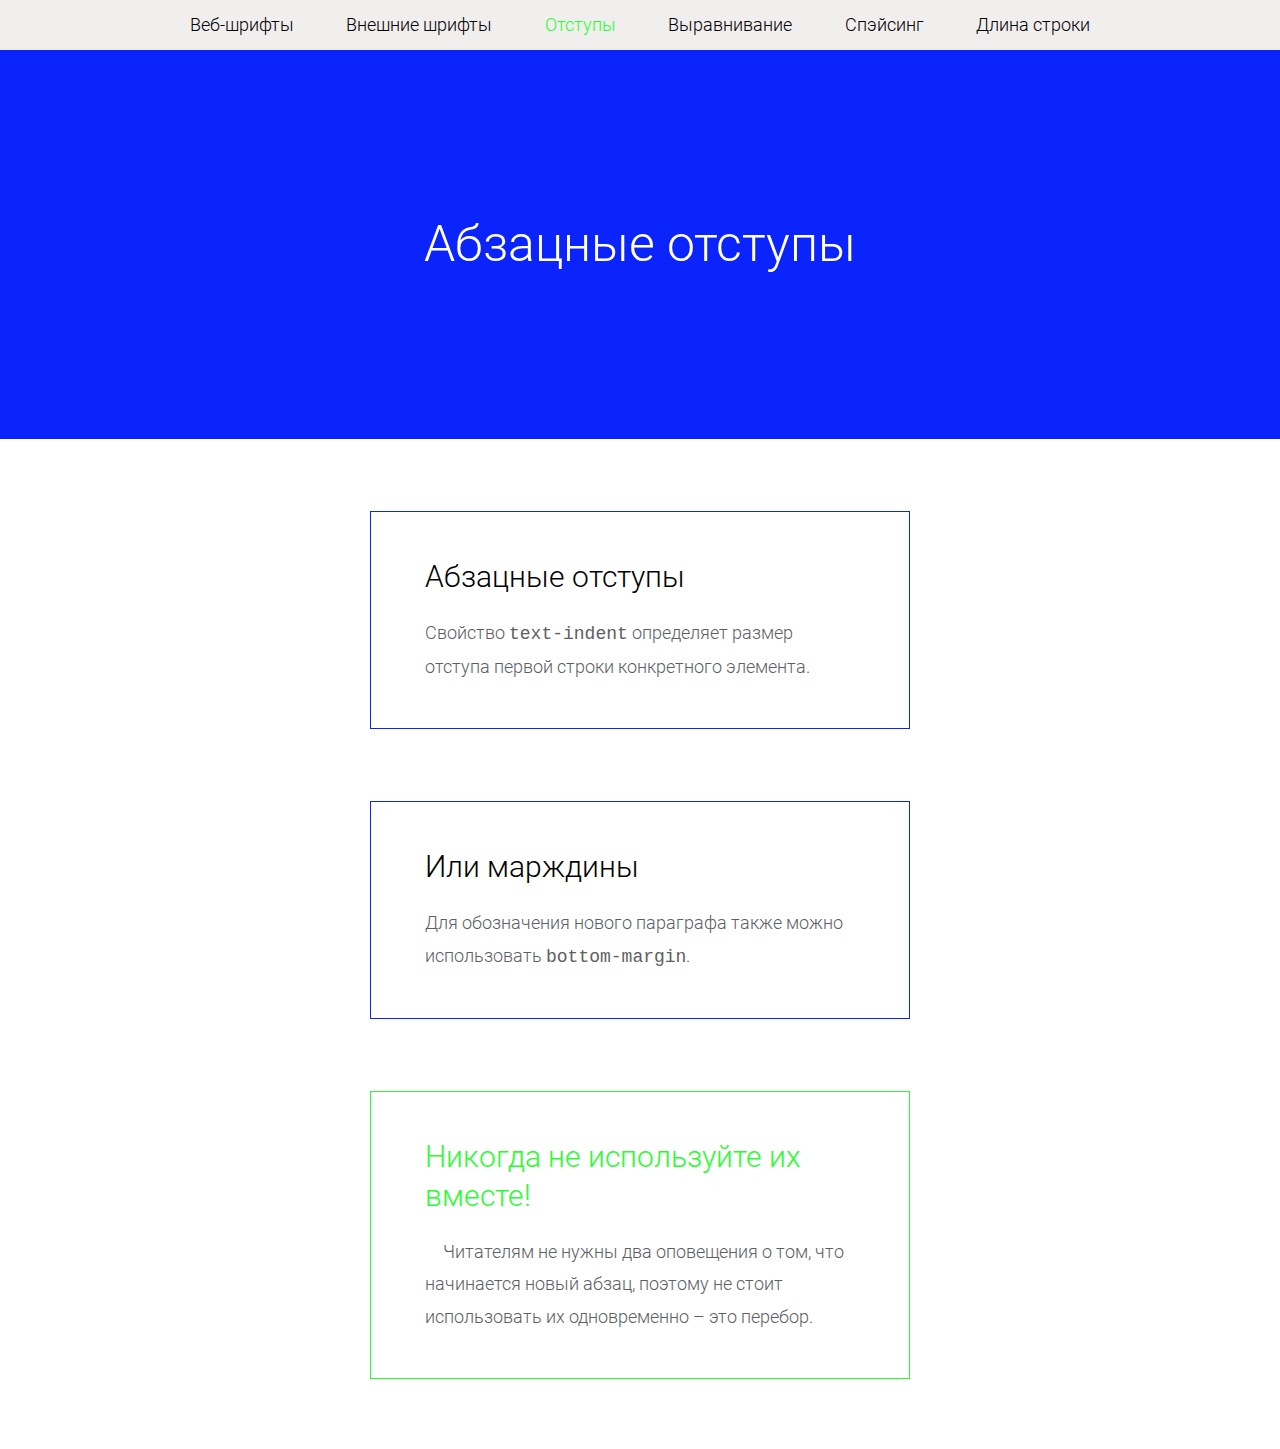
<file: web-t/indents.html>
<!DOCTYPE html>
<html lang='en'>
<head>
  <meta charset='UTF-8'/>
  <title>Отступы</title>
  <style>
    .paragraph-indent p {
      text-indent: 1em;
      margin-bottom: 0;
    }
    .paragraph-indent p:first-of-type {
      text-indent: 0
    }
      .never-both p {
    text-indent: 1em;
    margin-bottom: 1em;
}
    
    </style>
    
  <link rel='stylesheet' href='typo.css'/>
</head>
<body>

  <header>
    <nav>
      <ul>
        <li><a href='web-fonts.html'>Веб-шрифты</a></li>
        <li><a href='external-fonts.html'>Внешние шрифты</a></li>
        <li class='selected'>Отступы</li>
        <li><a href='alignment.html'>Выравнивание</a></li>
        <li><a href='spacing.html'>Спэйсинг</a></li>
        <li><a href='line-length.html'>Длина строки</a></li>
      </ul>
    </nav>
    <div class='hero'>
      <h1>Абзацные отступы</h1>
    </div>
  </header>

  <div class='page'>

    <section class='section section--blue paragraph-indent'>
      <h2>Абзацные отступы</h2>

	  <p>Свойство <code>text-indent</code> определяет размер отступа первой строки конкретного элемента.</p>

    </section>

    <section class='section section--blue'>
      <h2>Или марждины</h2>

      <p>Для обозначения нового параграфа также можно использовать <code>bottom-margin</code>.</p>

    </section>

    <section class='section section--red never-both'>
      <h2>Никогда не используйте их вместе!</h2>

      <p>Читателям не нужны два оповещения о том, что начинается новый абзац, поэтому не стоит использовать их одновременно – это перебор.</p>

    </section>

  </div>

</body>
</html>
</file>
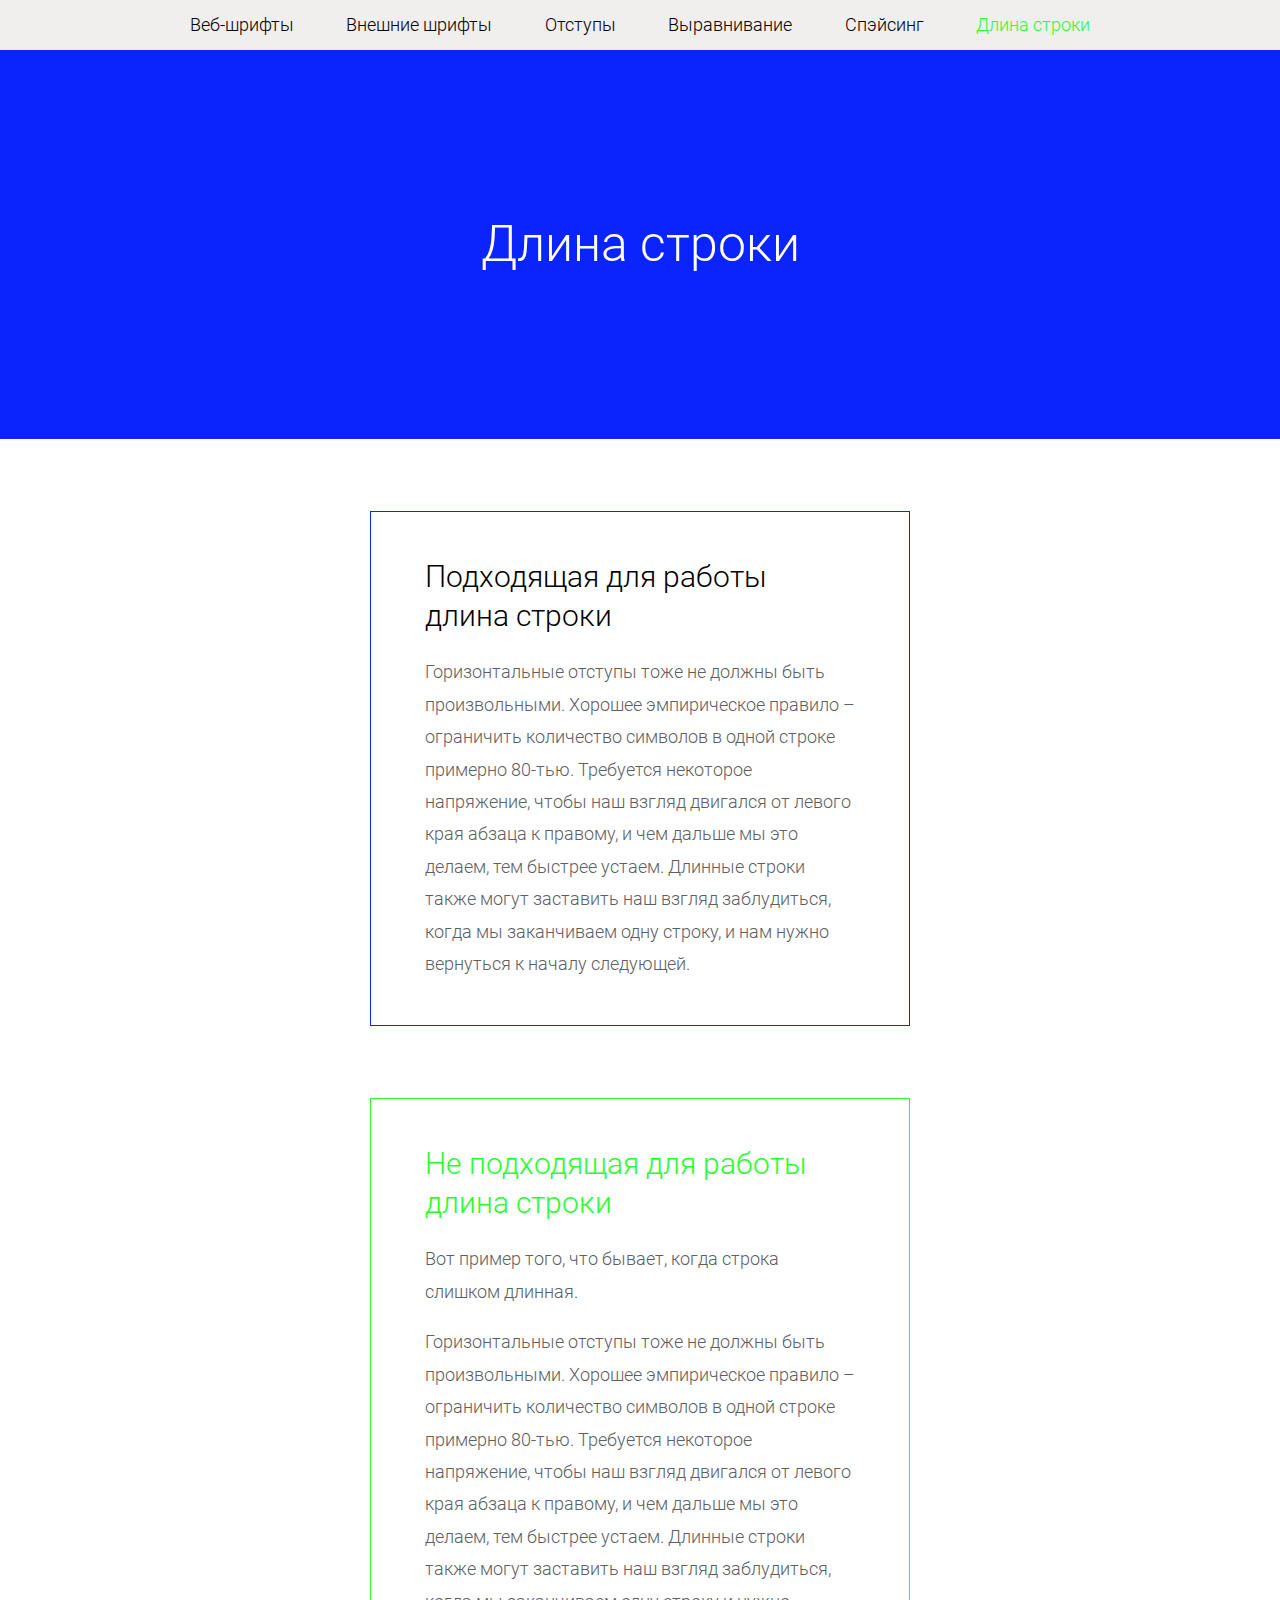
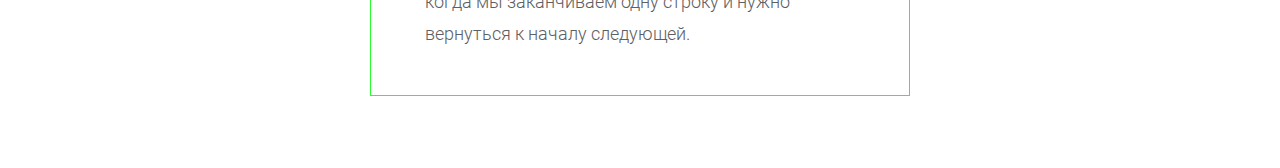
<file: web-t/line-length.html>
<!DOCTYPE html>
<html lang='en'>
<head>
  <meta charset='UTF-8'/>
  <title>Длина строки</title>
  <link rel='stylesheet' href='typo.css'/>
</head>
<body>

  <header>
    <nav>
      <ul>
        <li><a href='web-fonts.html'>Веб-шрифты</a></li>
        <li><a href='external-fonts.html'>Внешние шрифты</a></li>
        <li><a href='indents.html'>Отступы</a></li>
        <li><a href='alignment.html'>Выравнивание</a></li>
        <li><a href='spacing.html'>Спэйсинг</a></li>
        <li class='selected'>Длина строки</li>
      </ul>
    </nav>
    <div class='hero'>
      <h1>Длина строки</h1>
    </div>
  </header>

  <div class='page'>

    <section class='section section--blue'>
      <h2>Подходящая для работы длина строки</h2>

      <p>Горизонтальные отступы тоже не должны быть произвольными. Хорошее эмпирическое правило – ограничить количество символов в одной строке примерно 80-тью. 
        Требуется некоторое напряжение, чтобы наш взгляд двигался от левого края абзаца к правому, и чем дальше мы это делаем, тем быстрее устаем.
        Длинные строки также могут заставить наш взгляд заблудиться, когда мы заканчиваем одну строку, и нам нужно вернуться к началу следующей.
      </p>

    </section>

    <section class='section section--red not-so-manageable'>
      <h2>Не подходящая для работы длина строки</h2>

      <p>Вот пример того, что бывает, когда строка слишком длинная.</p>

      <p>Горизонтальные отступы тоже не должны быть произвольными. Хорошее эмпирическое правило – ограничить количество символов в одной строке примерно 80-тью. 
        Требуется некоторое напряжение, чтобы наш взгляд двигался от левого края абзаца к правому, и чем дальше мы это делаем, тем быстрее устаем.
        Длинные строки также могут заставить наш взгляд заблудиться, когда мы заканчиваем одну строку и нужно вернуться к началу следующей.</p>

    </section>

  </div>

</body>
</html>
</file>
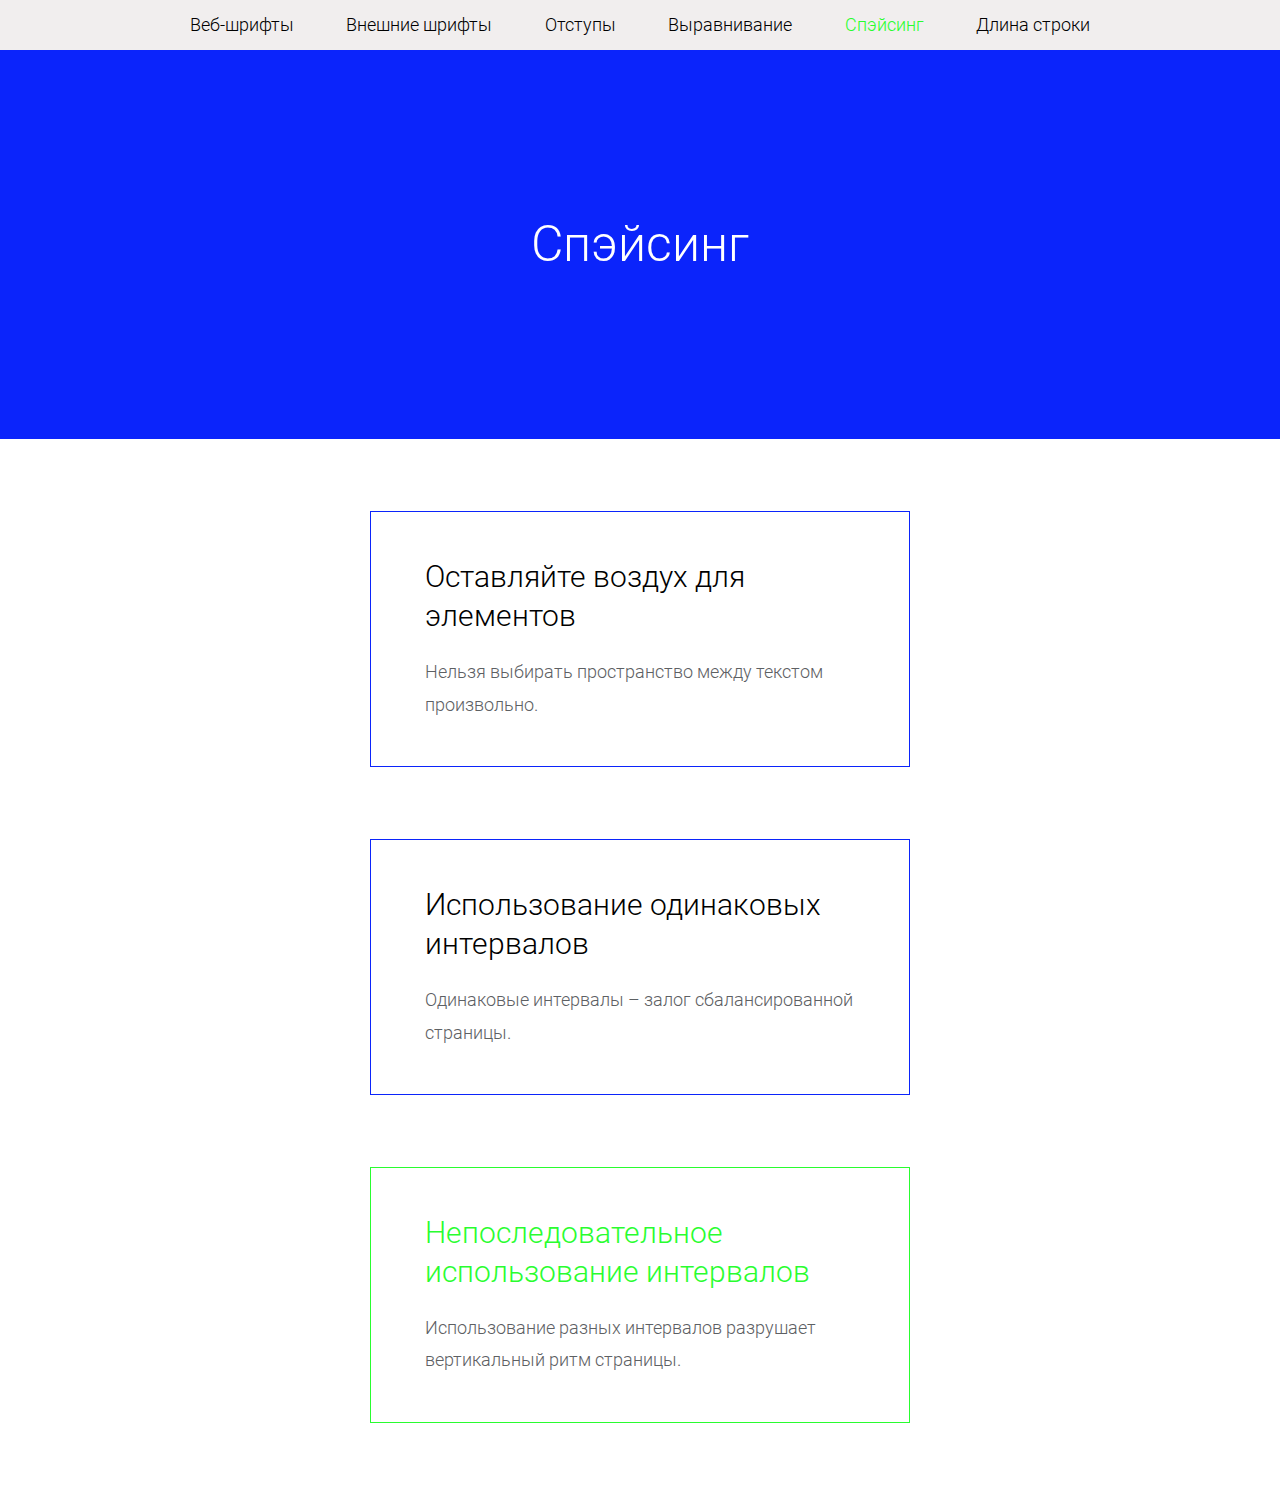
<file: web-t/spacing.html>
<!DOCTYPE html>
<html lang='en'>
<head>
  <meta charset='UTF-8'/>
  <title>Спэйсинг</title>
  <link rel='stylesheet' href='typo.css'/>
</head>
<body>

  <header>
    <nav>
      <ul>
        <li><a href='web-fonts.html'>Веб-шрифты</a></li>
        <li><a href='external-fonts.html'>Внешние шрифты</a></li>
        <li><a href='indents.html'>Отступы</a></li>
        <li><a href='alignment.html'>Выравнивание</a></li>
        <li class='selected'>Спэйсинг</li>
        <li><a href='line-length.html'>Длина строки</a></li>
      </ul>
    </nav>
    <div class='hero'>
      <h1>Спэйсинг</h1>
    </div>
  </header>

  <div class='page'>

    <section class='section section--blue'>
      <h2>Оставляйте воздух для элементов</h2>

      <p>Нельзя выбирать пространство между текстом произвольно. </p>

    </section>

    <section class='section section--blue'>
      <h2>Использование одинаковых интервалов </h2>

      <p>Одинаковые интервалы – залог сбалансированной страницы.</p>

    </section>

    <section class='section section--red messy'>
      <h2>Непоследовательное использование интервалов</h2>

      <p>Использование разных интервалов разрушает вертикальный ритм страницы.</p>

    </section>



  </div>

</body>
</html>
</file>
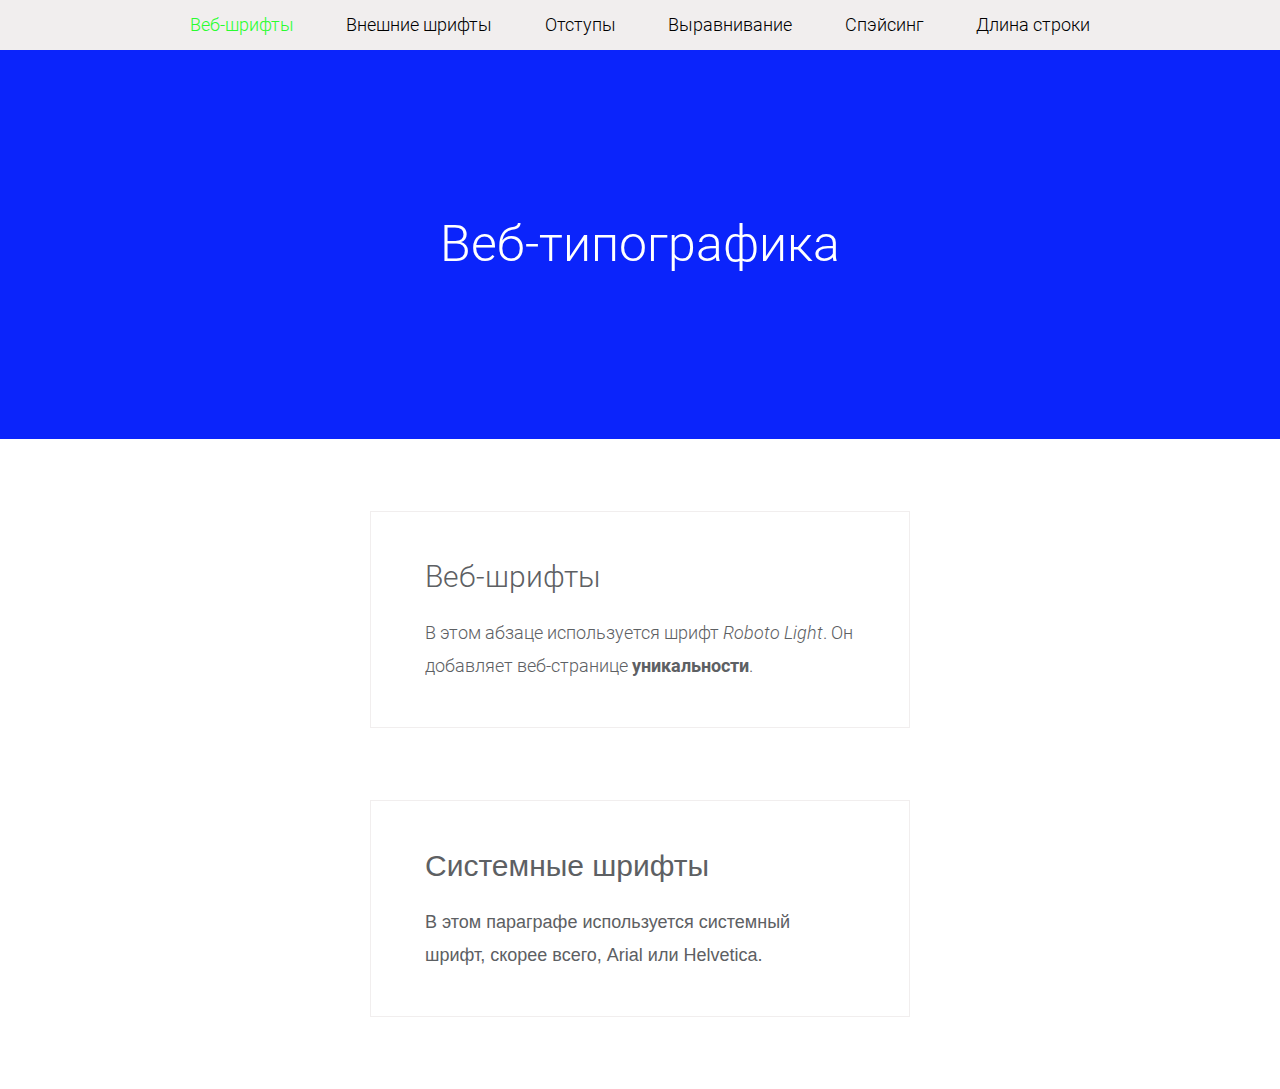
<file: web-t/web-fonts.html>
<!DOCTYPE html>
<html lang='en'>
<head>
  <meta charset='UTF-8'/>
  <title>Веб-типографика</title>
  <link rel='stylesheet' href='typo.css'/>
  <style>
    .system-fonts {
    font-family: sans-serif;
    }
    </style>
</head>
<body>

  <header>
    <nav>
    <ul>
      <li class='selected'>Веб-шрифты</li>
      <li><a href='external-fonts.html'>Внешние шрифты</a></li>
      <li><a href='indents.html'>Отступы</a></li>
      <li><a href='alignment.html'>Выравнивание</a></li>
      <li><a href='spacing.html'>Спэйсинг</a></li>
      <li><a href='line-length.html'>Длина строки</a></li>
    </ul>
    </nav>
    <div class='hero'>
      <h1>Веб-типографика</h1>
    </div>
  </header>

  <div class='page'>

    <section class='section section--gray'>
      <h2>Веб-шрифты</h2>
      
      <p>В этом абзаце используется шрифт <em>Roboto Light</em>. Он добавляет веб-странице <strong>уникальности</strong>.</p>
      </section>

    <section class='section section--gray system-fonts'>
      <h2>Системные шрифты</h2>

      <p>В этом параграфе используется системный шрифт, скорее всего, Arial или Helvetica.</p>
    </section>

  </div>

</body>
</html>
</file>
<file: 1_project/agutin.css>
body {
    color: black;
    background-color: white;
    margin: auto auto auto 15px;
  }

 h1, h2 {
background-color: black;
color: white
 }

 #h1{
    margin-top: 40px;
 }
</file>
<file: 2_project/landing.css>
* {
    margin: 0;
    padding: 0;
    box-sizing: border-box;
  }
  .header {
    font-family: 'Helvetica';
    font-style: normal;
    font-weight: 700;
    font-size: 30px;
    line-height: 37px;
  }
.header, .links, .footer {
  padding: 30px;
  color: white;
  background: linear-gradient(to right, #0b24fb 25%, rgb(244, 242, 242));
  display: flex;
  align-items: center;
}
.footer {
  padding:50px
}
.links {
  padding-left: 50px;
}
.links h2{
  color: rgb(223, 201, 201);
  font-family: 'Helvetica';
  font-style: normal;
  font-weight: 700;
  font-size: 25px;
  line-height: 29px;
  text-transform: uppercase;
  margin-left: 5px;
}
.picture{
  height: 1080px;
  display: flex;
  background-image: url(images/img.png);
  background-size: cover;
  background-position: absolute;
}
.text {
  margin: 70px;
  height: 300px;
  display: flex;
  justify-content: flex-start;
  font-family: 'Helvetica';
  font-style: normal;
  font-weight: 500;
  font-size: 50px;
  line-height: 57px;
  color: #000000;
}
a:link {
  text-decoration: none;
}
a:hover {
  color: white;
  text-decoration: underline;
}
</file>
<file: 3_project/landing2.css>
.header, .footer {
    color: white;
    background-color: red;
    padding: 10px;
    padding-left: 20px;
    
    font-family: 'Helvetica';
    font-style: normal;
    font-weight: 400;
    font-size: 12px;
    line-height: 28px;
    display: flex;
    justify-content: flex-start;
}
.box{
    display: flex;
    justify-content: space-around;
}
.column {
    display: flex;
    margin: 50px;
    height: 700px;
    width: 400px;
    flex-direction: column;
    border:3px solid yellow;
    border-radius: 30px;
}
.name h2{
    display: flex;
    justify-content: flex-start;
    width: 300px;
    height: 23px;
    margin-top: 30px;
    margin-left: 20px
}
.content {
    flex-direction: column;
    margin-left: 20px;
}
</file>
<file: 4_project/project4.css>
* {
    margin: 0;
    padding: 0;
    box-sizing: border-box;
  }

  .header {
    top: 0;
    left: 0;
    width: 100%;
    height: 100px;
    padding-left: 20px;
    display: flex;
    justify-content: space-between;
    z-index: 1;
    position: fixed;
    background: #FFFFFF;

  }
  a:link, a:visited {
    color: #E50043;
    text-decoration: none;
  }
  a:hover {
    text-decoration: underline;
  }
  
.links >li {
    margin-right: 40px;
    display: inline;
   
}
.links > li:last-of-type {
    margin-right: 15px;
}
.links{
    font-family: 'Arial';
    font-style: normal;
    font-weight: 400;
    font-size: 42px;
    display: flex;
    align-items: center;
    color: #E50043;
}
.name {
    font-family: 'Arial';
    font-style: normal;
    font-weight: 400;
    font-size: 50px;
    line-height: 57px;
    display: flex;
    align-items: center;
    color: #E50043;
}
.logo {
  background-size: cover;
  background-repeat: no-repeat;
  width: 100%;
  height: 950px;
  background-position: center;
  margin-top: 100px;    background-image: url(images/evian_origins_logo.png) 

}
  h4 {
    font-family: 'Arial';
    font-size: 25px;
    font-weight: 100;
    line-height: 29px;
    letter-spacing: 0.05em;
  }
.bottle {
    font-family: 'Arial';
    font-size: 25px;
    line-height: 29px;
    display: flex;
    align-items: center;
    text-align: center;
    color: #000000;
}
.common {
  width: 1040px;
  margin: 0 auto
}
.border {
    margin-top: 150px;
    margin-bottom: 150px;
    list-style-type: none;
    border: 3px solid #F8BFC7;
    border-radius: 20px;
    font-family: 'Arial';
    font-size: 25px;
    line-height: 29px;
    letter-spacing: 0.05em;
    padding: 20px
}
 .bottles-container {
  justify-content: space-between;
  display: flex;
}
.bottle {
  display: flex;
  flex-wrap: wrap;
  width: 281px;
  font-family: 'Arial';
  font-size: 25px;
  line-height: 29px;
  text-align: center;
}
.border-flex{
   display: flex;
 }
.text {
  padding: 15px;
 }
.image {
  margin: 20px 55px 0 45px
 }
.footer {
    width: 100%;
    height: 140px;
    padding-top: 40px;
    padding-left: 15px;
    color: #FFFFFF;
    background: #F8BFC7;
    font-family: 'Arial';
    font-style: normal;
    font-weight: 400;
    font-size: 50px;
    line-height: 57px;  
}
</file>
<file: 5_project/5project.css>
* {
    margin: 0;
    padding: 0;
    box-sizing: border-box;
  }
  .page{
    display: flex;
    flex-wrap: wrap
  }
  .header, .footer {
    display: flex;
    width: 100%;
   
    background: #0000FF;
    font-family: 'Helvetica';
    font-size: 30px;
    color: aliceblue;
    padding: 15px ;
  }
  .boxes{
    display: flex;
    margin: 100px;
    justify-content: center;
  }
  .box{
    align-items: center;
    text-align: center;
    margin-bottom: 10px;
    padding: 30px;
    border: 5px solid black;
    font-family: 'Helvetica';
    font-size: 50px;
    line-height: 57px;
    font-weight: 700;
  }
  .footer {
    justify-content: space-between;
    
  }
    @media only screen and (max-width: 844px){
    .boxes {
        flex-direction: column;
    }
}
@media only screen and (min-width: 845px){
    .box {
        display: flex;
        width: 600px;
        height: 300px;
        margin-right: 10px;
    }
    .boxes {
        display: flex;
        flex-wrap: wrap;
     }
}
</file>
<file: 6_project/project6.css>
* {
  margin: 0;
  padding: 0;
  box-sizing: border-box;
}
  .body {
    width: 100%;
    height: 640px;
    background-repeat: no-repeat;
    background-image: url(background.png)
}
  .header, .footer {
    display: flex;
    align-items: center;
    justify-content: space-between;
    width: 100%px;
    height: 90px;
    background: #F8BFC7;
}
  .header a, 
  .footer h1{
    font-family: 'Helvetica';
    font-size: 20px;
    font-weight: 600;
    line-height: 23px;
    text-decoration: none;
    text-transform: uppercase;
    color: #000000;
  }
  nav {
    padding: 0 50px;
    width: 100%;
    display: flex;
    align-items: center;
    justify-content: space-between;
 }
  .menu > li {
     margin-right: 30px;
     display:inline
  }
  nav a:hover{
    text-decoration: underline;
  }
  nav a:active {
    color: red;
  }
  .central-block {
    display: flex;
    background-image: url(background.png);
    height: 640px;
  }
  .client-form {
    height: 80%;
  }
  .main-form{
    margin: 70px 0 10px 90px;
    width: 300px;
    height: 362px;
    background: #F8BFC7;
    border: 3px solid #FFFFFF;
    border-radius: 20px;
}
  .form-row {
    margin-left: 10px;
    margin-top: 16px;
}
  .form-row label {
    height: 23px;
    font-family: 'Helvetica';
    font-size: 20px;
    line-height: 23px;
    display: flex;
    align-items: center;
    color: #FFFFFF;
}
.form-row input {
    margin-top: 16px;
    border: none;
    border-bottom: 1px solid white;
    width: 90%;
    height: 23px;
    font-family: 'Times New Roman';
    font-size: 20px;
    line-height: 23px;
    color: white;
    background-color: #F8BFC7;;
    display: flex;
    align-items: center;
}
.form-row input[type="text"]:invalid,
.form-row input[type="email"]:invalid {
    color: red;
    box-shadow: none;
}
.form-row ::-webkit-input-placeholder{
    color: #FFFFFF;
}
.form-row button {
    width: 200px;
    height: 60px;
    margin-left: 135px;
    background: #FEB700;
    border: 3px solid #FFFFFF;
    border-radius: 30px;
}
.slogan {
    position: absolute;
    left: 300px;
    top: 670px;
    height: 57px;
    font-family: 'Helvetica';
    font-size: 30px;
    text-transform: uppercase;
    line-height: 57px;
    display: flex;
    align-items: center;
    color: #FEB700;
  }
.footer h1{
    color: #FFFFFF;
    margin: 0 50px 0 50px;
  }
  @media only screen and (max-width: 1024px) {
      .slogan {
        left: 150px;
        font-size: 20px;
      }
    }
  @media only screen and (min-width: 1025px) and (max-width: 1240px) {
       .slogan {
        font-size: 25px;
        left: 200px;
       }
        
      }
</file>
<file: 7_project/project7.css>
.header, .footer {
    display: flex;
    width: 100%;
    height: 160px;

    font-family: 'Times New Roman';
    font-style: normal;
    font-weight: 500;
    font-size: 55px;
    line-height: 47px;
    justify-content: center;
    align-items: center;
    text-transform: uppercase;
    background: #FFE138;
}
.blocks {
    display: flex;
    justify-content: center;
    margin: 70px 0 70px 0;
    align-items: flex-start  
}
.box {
    display: flex;
    border: 2px solid black;
    flex-wrap: wrap;
    width: 30%;
    margin: 0 25px;
}
img {
        width: 100%;
        object-fit: cover;
        max-height: 430px;
      }
.text {
    display: flex;
    flex-wrap: wrap;
    font-family: 'Times New Roman';
    font-style: normal;
    font-weight: 400;
    font-size: 20px;
    line-height: 35px;
    margin: 15px
}
.text2 {
    justify-content: flex-start;
    list-style-type: none;
    font-style: italic;
    margin-left: 0;
}
</file>
<file: web-t/typo.css>
@font-face {
  font-family: 'Roboto';
  src: url('Roboto-Light.woff') format('woff');
  font-style: normal;
  font-weight: 300;
  }
  
  @font-face {
  font-family: 'Roboto';
  src: url('Roboto-LightItalic.woff') format('woff');
  font-style: italic;
  font-weight: 300;
  }
  
  @font-face {
  font-family: 'Roboto';
  src: url('Roboto-Bold.woff') format('woff');
  font-style: normal;
  font-weight: 700;
  }

* {
  margin: 0;
  padding: 0;
  box-sizing: border-box;
}

body {
  font-family: 'Roboto', sans-serif;
  font-size: 18px;
  line-height: 1.8em;
  color: #5D6063;
  font-weight: 300;
  line-height: 1.8em;
  color: #5D6063;
  }

  em {
    font-style: italic;
    }

    strong {
      font-weight: bold;  /* Или 700 */
      }


h1, h2, h3, h4, h5, h6 {
  line-height: 1.3em;
  font-weight: normal;
  font-style: normal;
}


header {
  text-align: center;
  color: #FFF;
}

nav {
  background-color: #f1eeee;
}

nav ul {
  display: flex;
  justify-content: space-between;
  flex-wrap: wrap;

  width: 100%;
  max-width: 900px;
  margin: 0 auto;
}

nav li {
  list-style-type: none;

  width: 50%;
  padding-top: .5em;
  padding-bottom: .5em;

  border-top: 1px solid #29fd2f;
}

nav li:nth-of-type(1),
nav li:nth-of-type(2) {
  border-top: none;
}

nav li:nth-of-type(2n) {
  border-left: 1px solid #29fd2f;
}

nav li.selected {
  color: #29fd2f;
}

nav a:link,
nav a:visited {
  color: #000000;
  text-decoration: none;
}

nav a:hover,
nav a:visited:hover,
nav a:active,
nav a:visited:active {
  color: #000000;
  text-decoration: underline;
}


.hero {
  padding-top: 9em;
  padding-bottom: 9em;
  background-color: #0b24fb;
}

.hero h1 {
  font-size: 50px;
}


.section {
  padding: 4em 1em;

  margin: 0 auto;
  max-width: 540px;
}

.section h2 {
  font-size: 30px;
  margin-bottom: .7em;
}

.section--gray {
  border-top: 1px solid #ffffff;
}

.section--blue {
  border-top: 1px solid #ffffff;
}

.section--blue h2 {
  color: #000000;
}

.section--red {
  border-top: 1px solid #29fd2f;
}

.section--red h2 {
  color: #29fd2f;
}

.section:first-of-type {
  border-top: none;
}

.section p,
.section ul,
.section ol,
.section figure {
  margin-bottom: 1em;
}

.section p:last-child,
.section ul:last-child,
.section ol:last-child,
.section figure:last-child {
  margin-bottom: 0;
}

.button:link,
.button:visited {
  display: block;
  text-decoration: none;

  color: #FFF;
  background-color: #29fd2f;
  font-weight: bold;
  padding: 10px;
  border-radius: 5px;
  text-align: center;

  margin: 1.8em auto;
}

.button:hover,
.button:visited:hover {
  color: #FFF;
  background-color: #29fd2f;
}

.button:active,
.button:visited:active {
  color: #FFF;
  background-color: #29fd2f;
}

@media only screen and (min-width: 580px) {
  .section {
    margin: 4em auto;
    padding: 2.5em 3em;
  }
  .section--gray:first-of-type,
  .section--gray {
    border: 1px solid #f1eeee;
  }
  .section--blue:first-of-type,
  .section--blue {
    border: 1px solid #0b24fb;
  }
  .section--red:first-of-type,
  .section--red {
    border: 1px solid #29fd2f;
  }
}


@media only screen and (min-width: 750px) {
  nav {
    padding-left: 2em;
    padding-right: 2em;
  }
  nav li {
    width: auto;
    border-top: none;
  }

  nav li:nth-of-type(2n) {
    border-left: none;
  }
}
</file>
